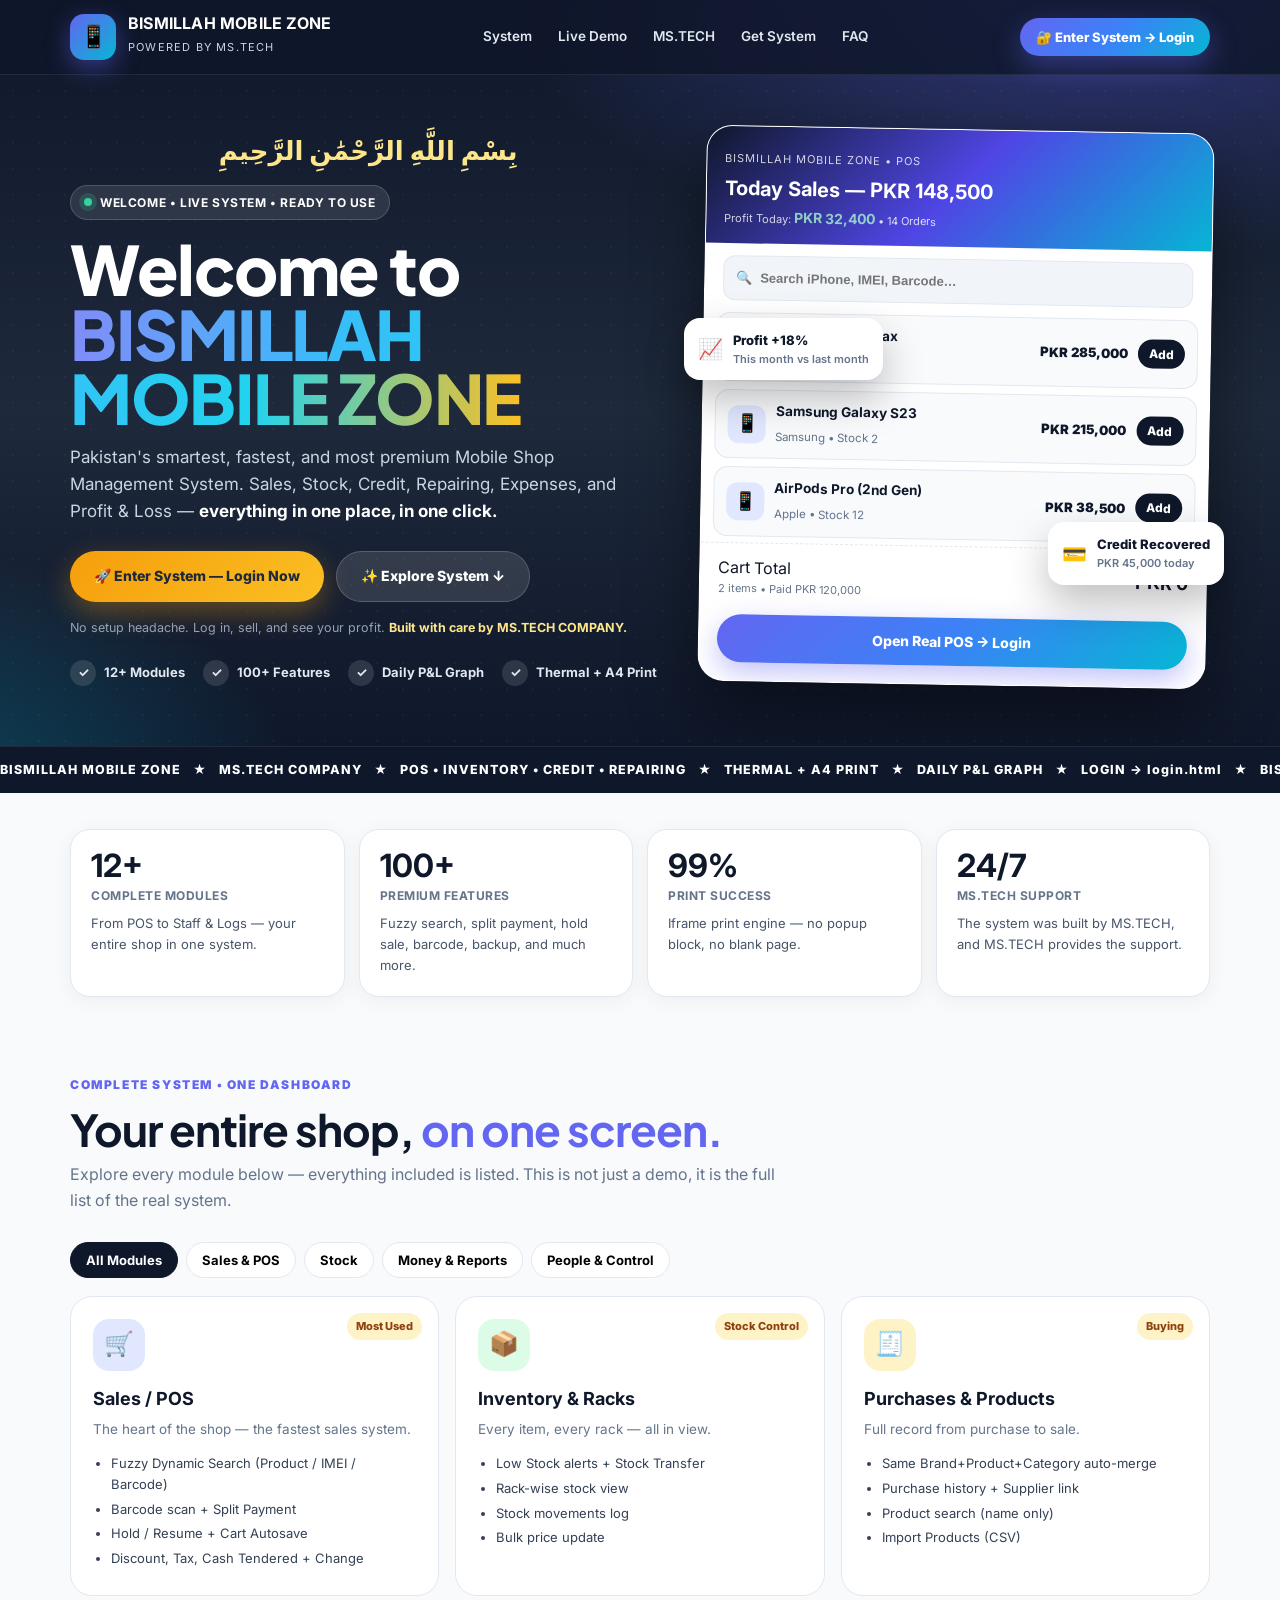
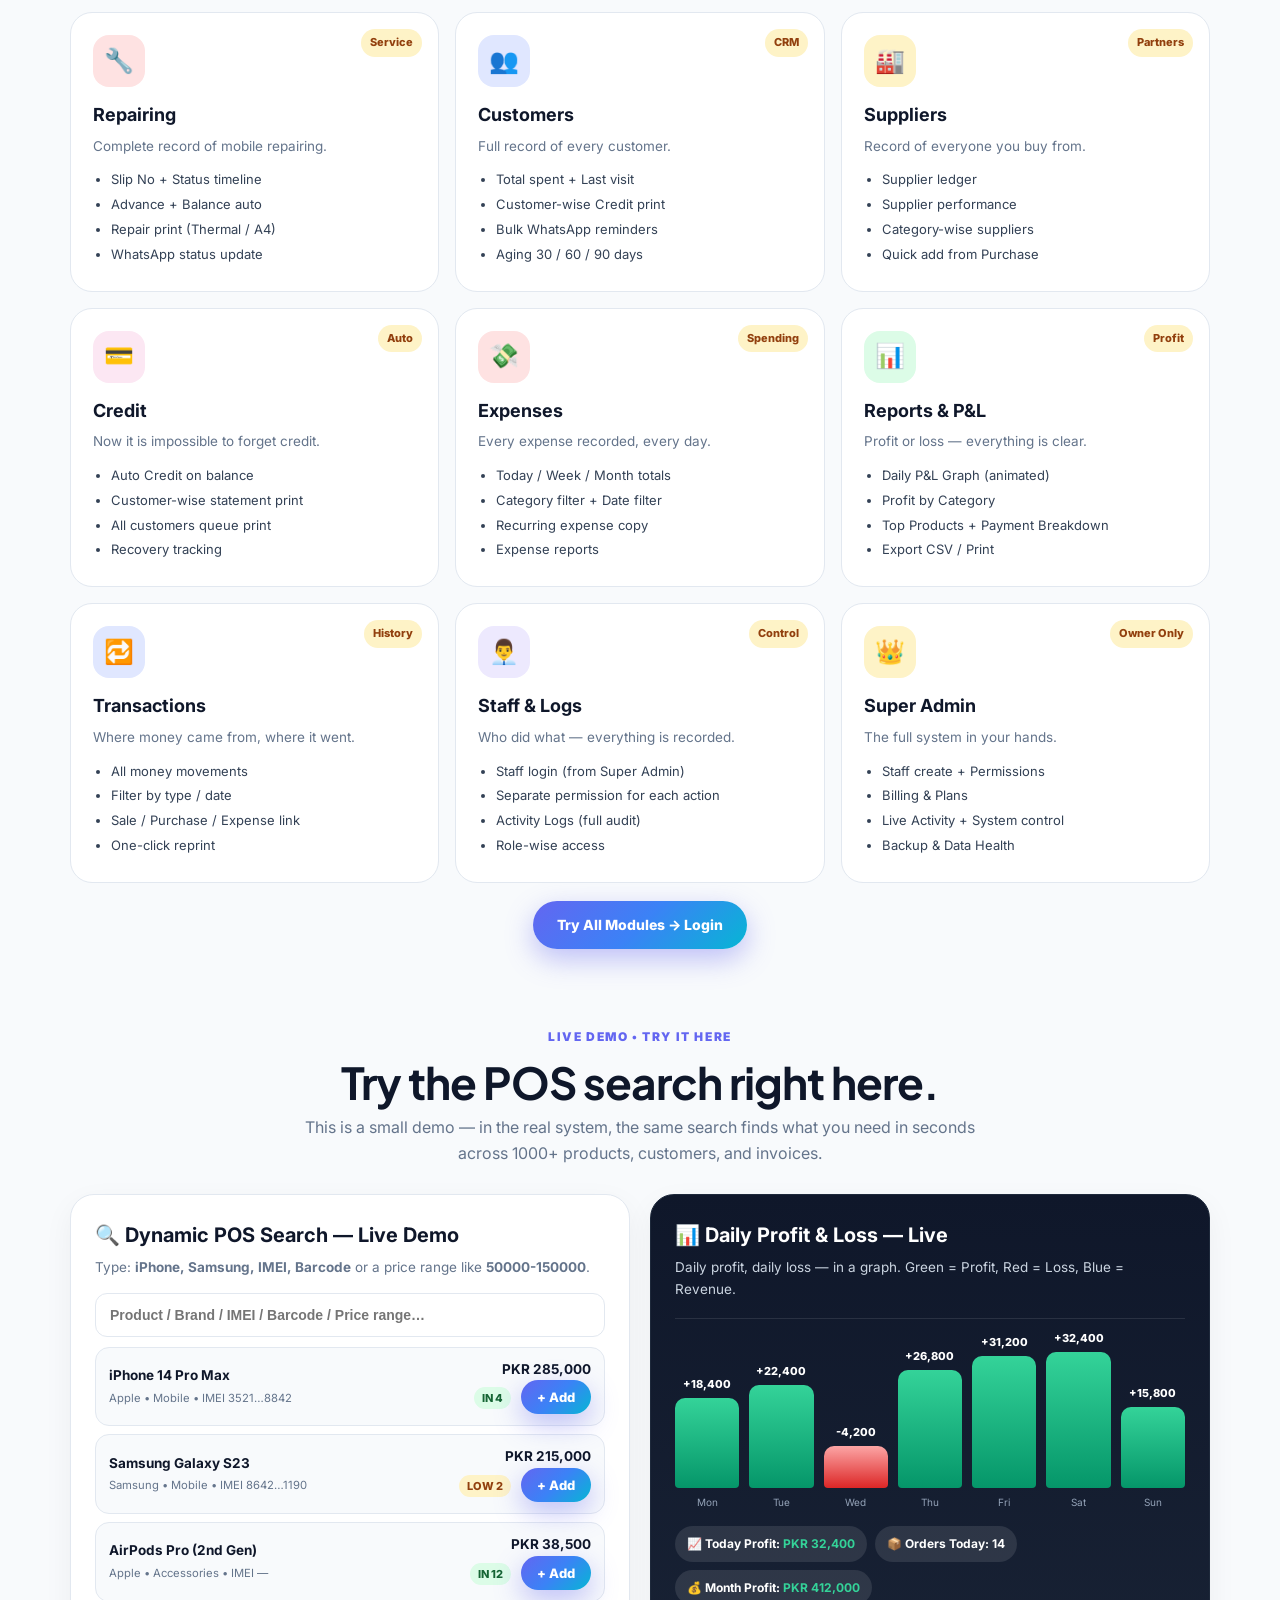
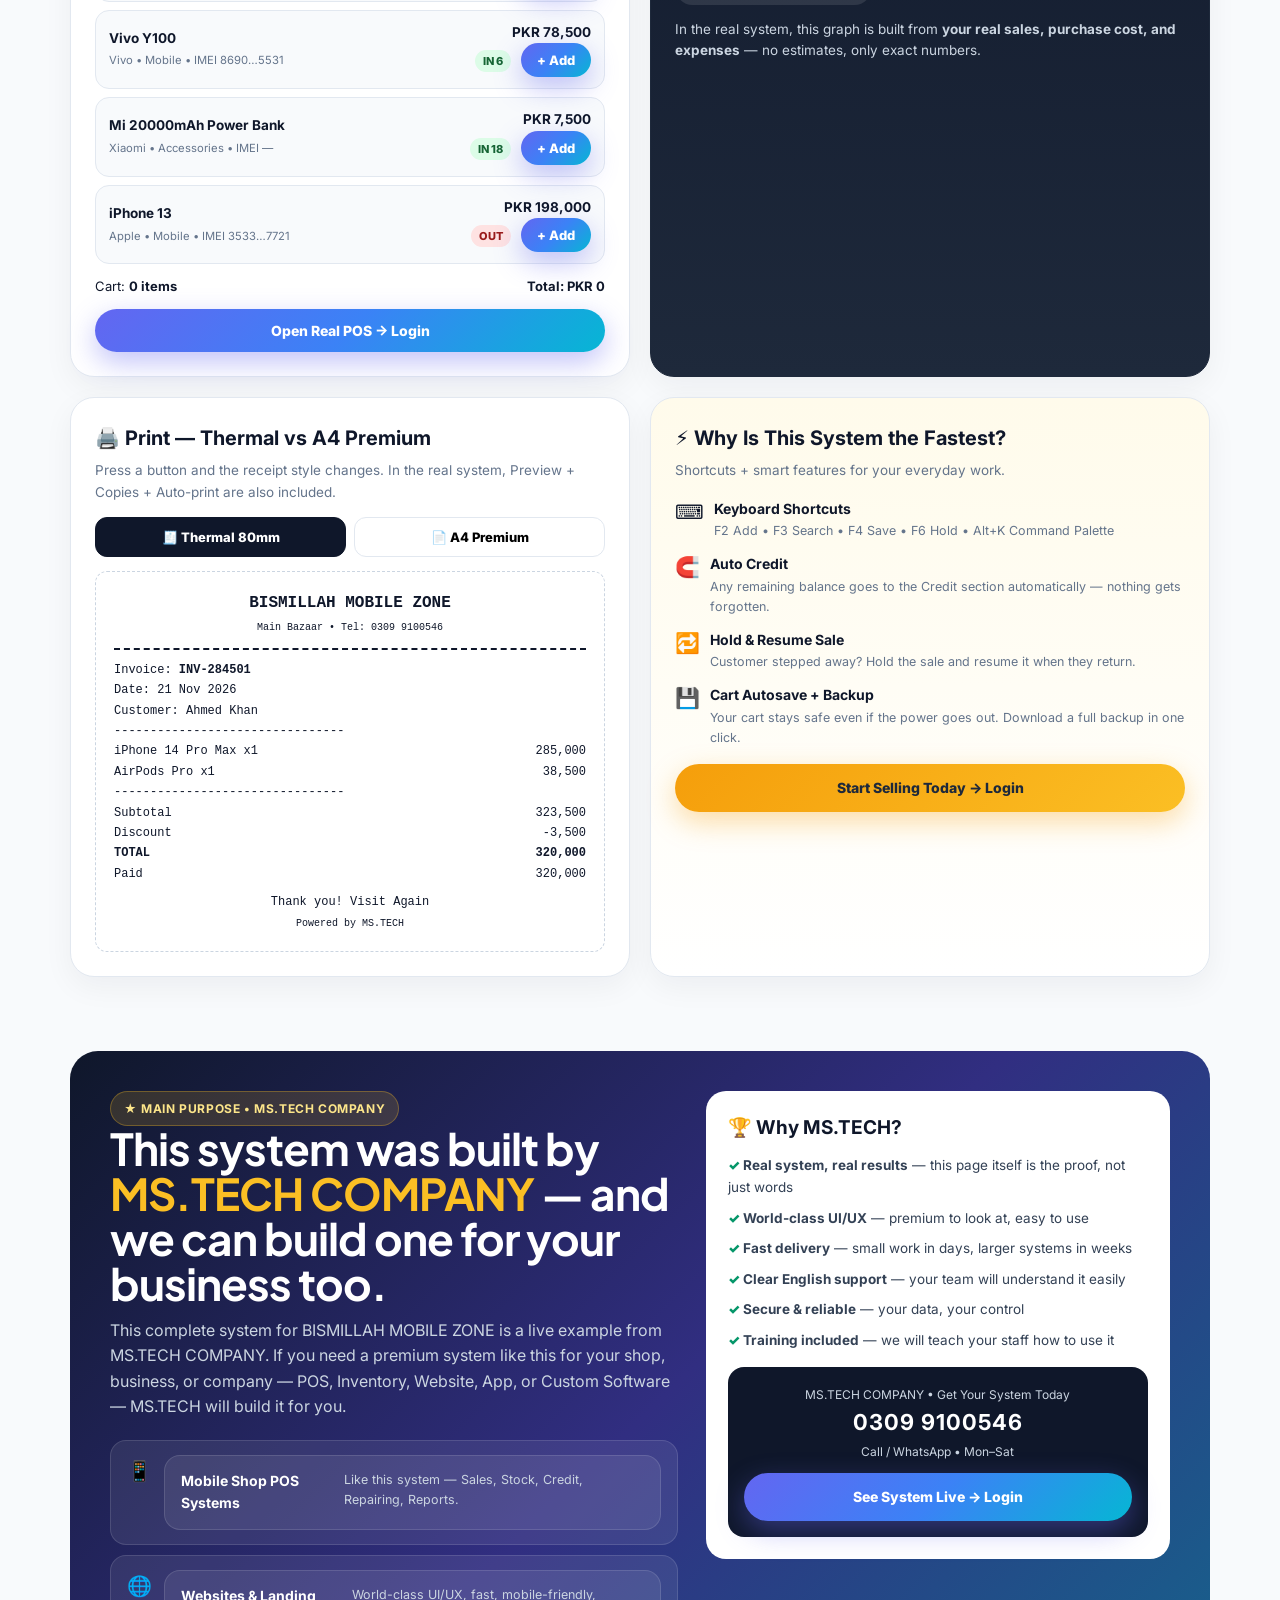
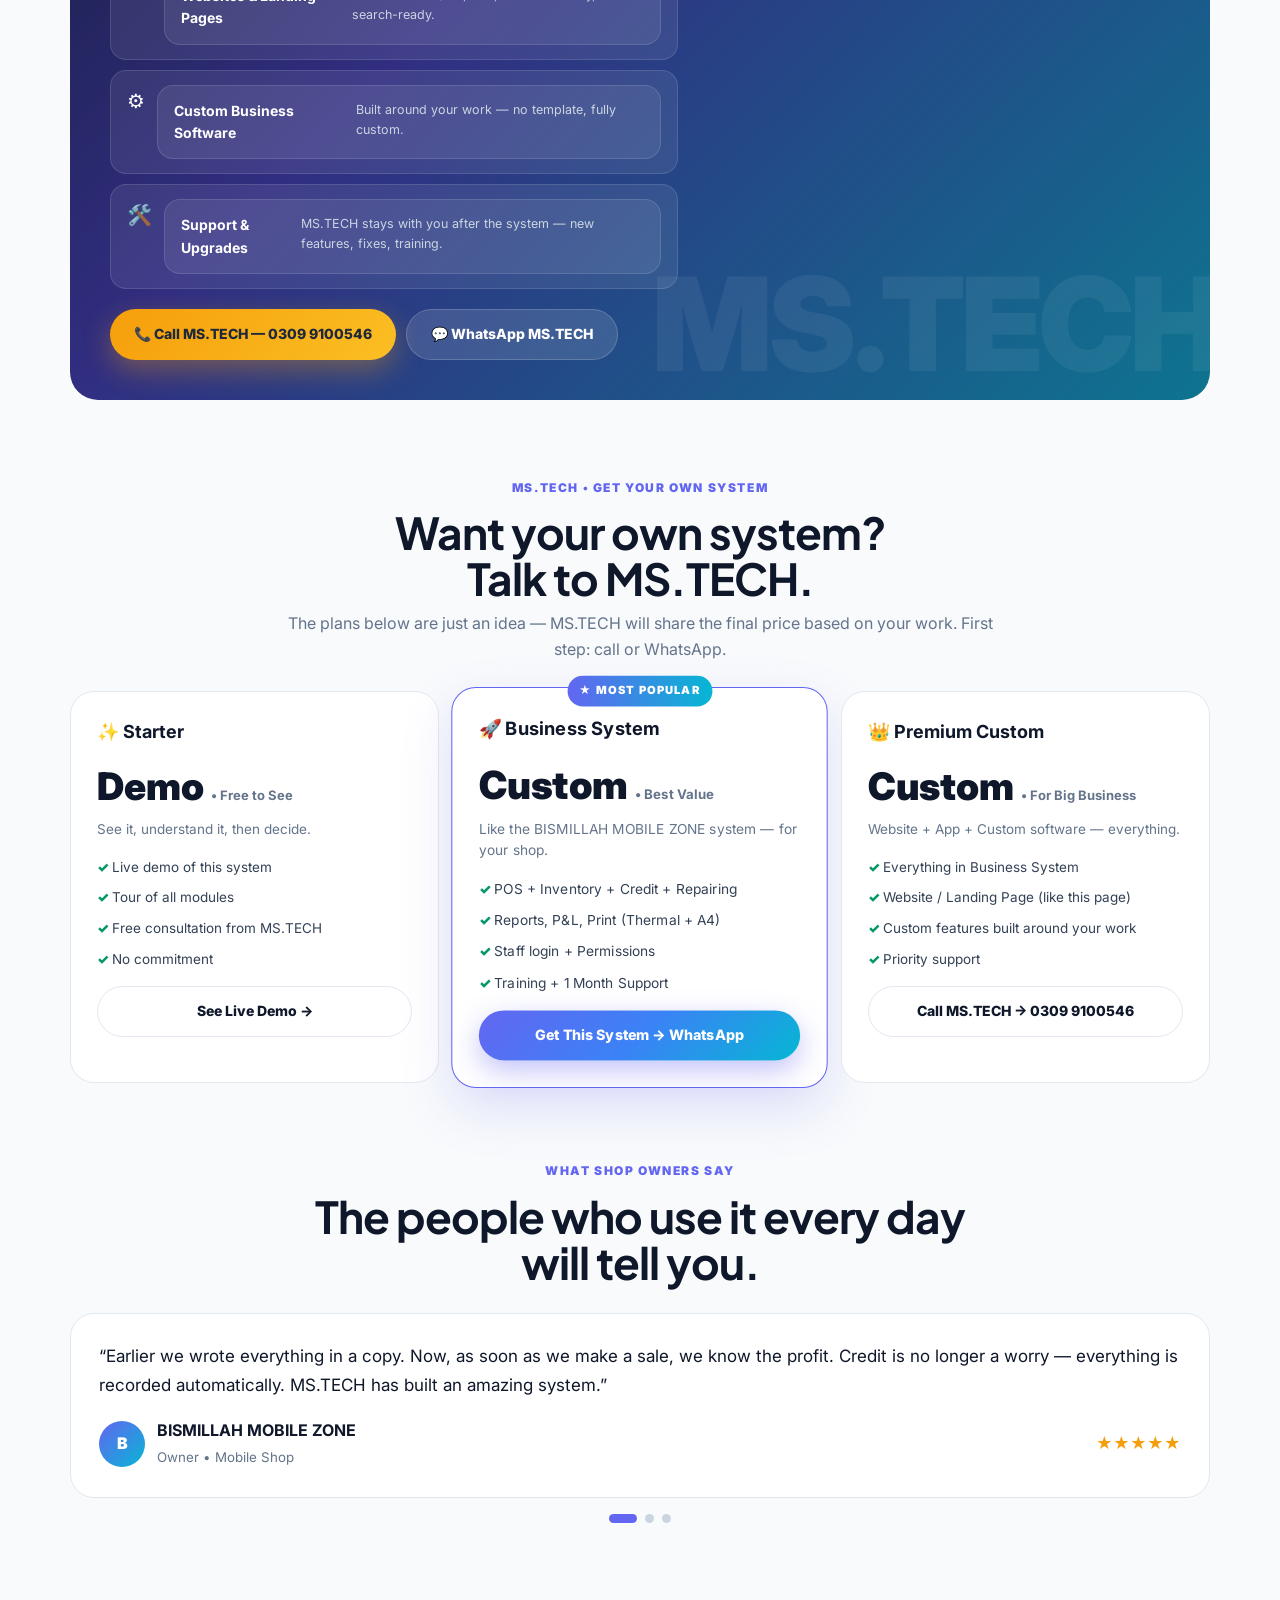
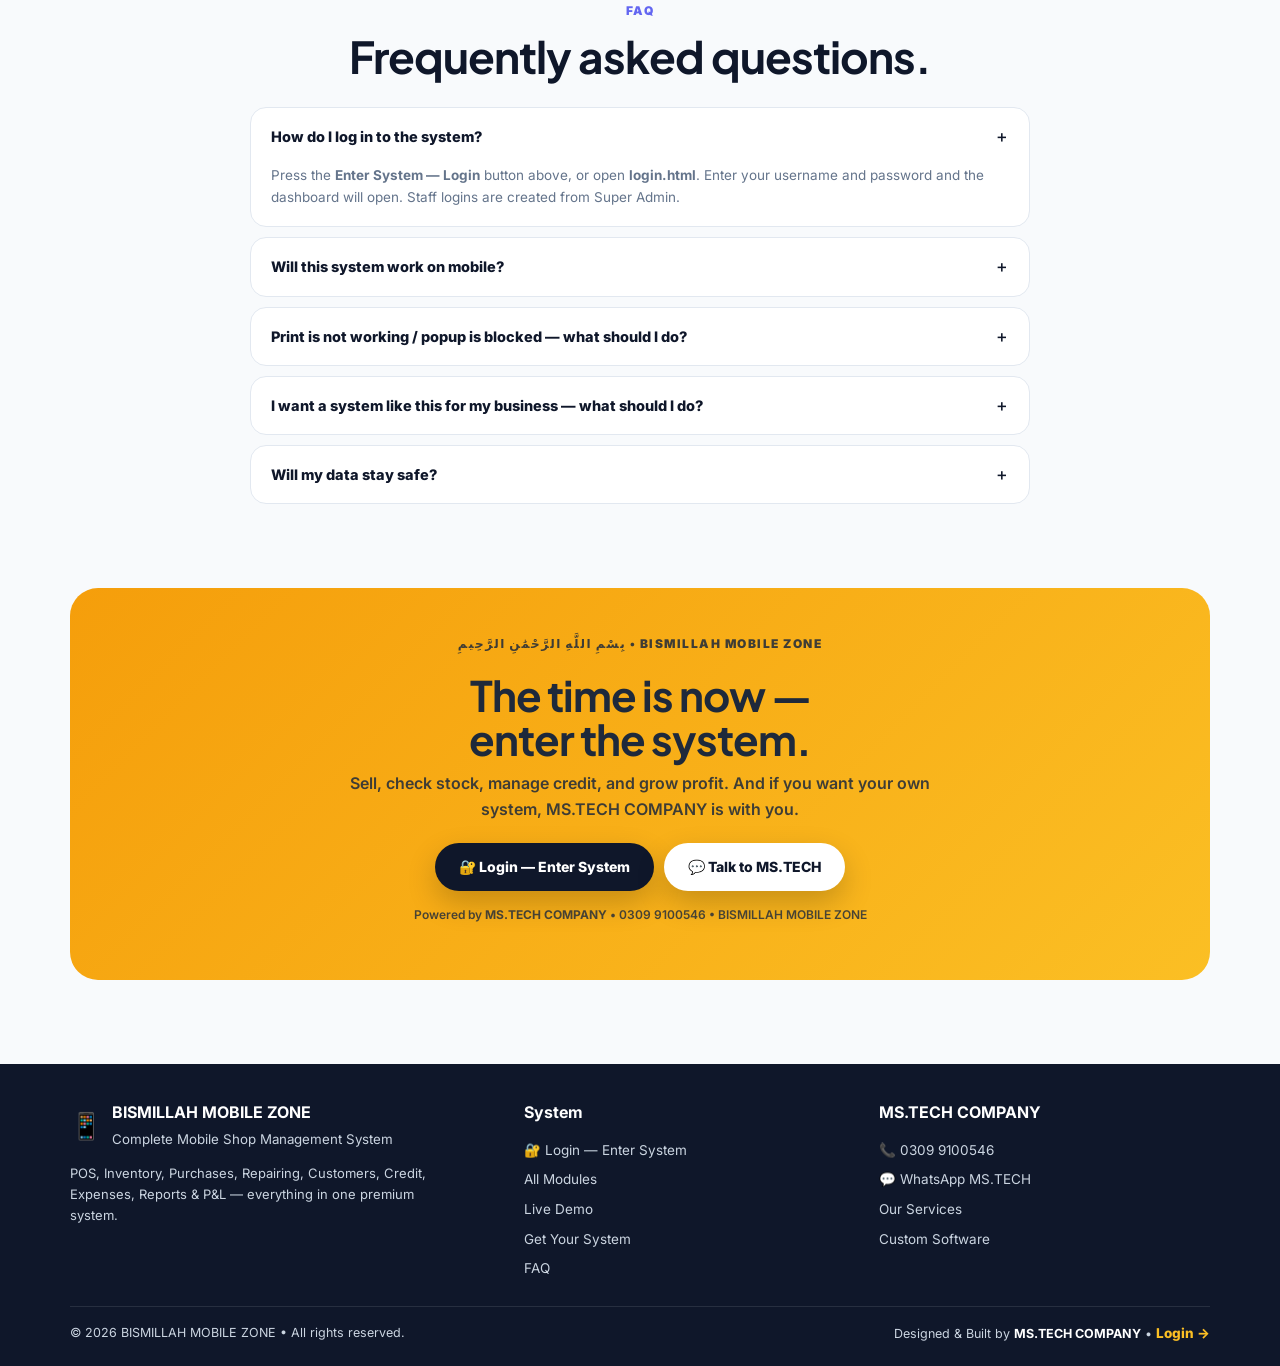
<file: index.html>
<!DOCTYPE html>
<html lang="en">
<head>
<meta charset="UTF-8">
<meta name="viewport" content="width=device-width, initial-scale=1.0">
<title>BISMILLAH MOBILE ZONE — Powered by MS.TECH COMPANY</title>
<meta name="description" content="BISMILLAH MOBILE ZONE — Complete Mobile Shop Management System. POS, Inventory, Credit, Repairing, Reports & P&L. Built by MS.TECH COMPANY.">
<link rel="preconnect" href="https://fonts.googleapis.com">
<link href="https://fonts.googleapis.com/css2?family=Inter:wght@400;500;600;700;800;900&family=Plus+Jakarta+Sans:wght@500;600;700;800&display=swap" rel="stylesheet">
<style>
*{margin:0;padding:0;box-sizing:border-box}
:root{--navy:#0F172A;--navy2:#1E293B;--indigo:#6366F1;--blue:#3B82F6;--cyan:#06B6D4;--gold:#F59E0B;--gold2:#FBBF24;--green:#10B981;--red:#EF4444;--bg:#F8FAFC;--card:#fff;--text:#0F172A;--muted:#64748B;--line:#E2E8F0;--radius:22px}
html{scroll-behavior:smooth}
body{font-family:'Inter',system-ui,-apple-system,sans-serif;color:var(--text);background:var(--bg);line-height:1.6;overflow-x:hidden}
a{text-decoration:none;color:inherit}
button{font-family:inherit;cursor:pointer}
.container{max-width:1180px;margin:0 auto;padding:0 20px}
.nav{position:fixed;top:0;left:0;right:0;z-index:100;background:rgba(15,23,42,.82);backdrop-filter:blur(16px);border-bottom:1px solid rgba(255,255,255,.08)}
.nav-in{max-width:1180px;margin:0 auto;padding:14px 20px;display:flex;align-items:center;justify-content:space-between;gap:16px}
.logo{display:flex;align-items:center;gap:12px}
.logo-mark{width:46px;height:46px;border-radius:14px;background:linear-gradient(135deg,#6366F1,#06B6D4);display:grid;place-items:center;font-size:22px;box-shadow:0 8px 24px rgba(99,102,241,.45)}
.logo b{color:#fff;font-size:16px;line-height:1.1;display:block;letter-spacing:.2px}
.logo small{color:#CBD5E1;font-size:11px;letter-spacing:1.2px;text-transform:uppercase}
.nav-links{display:flex;gap:26px;align-items:center}
.nav-links a{color:#E2E8F0;font-size:13.5px;font-weight:600}
.nav-links a:hover{color:#fff}
.btn{display:inline-flex;align-items:center;justify-content:center;gap:8px;border:none;border-radius:999px;padding:13px 24px;font-weight:800;font-size:14px;transition:.2s}
.btn-primary{background:linear-gradient(135deg,#6366F1,#3B82F6,#06B6D4);color:#fff;box-shadow:0 10px 28px rgba(99,102,241,.4)}
.btn-primary:hover{transform:translateY(-2px);box-shadow:0 16px 36px rgba(99,102,241,.5)}
.btn-gold{background:linear-gradient(135deg,#F59E0B,#FBBF24);color:#1E293B;box-shadow:0 10px 28px rgba(245,158,11,.35)}
.btn-gold:hover{transform:translateY(-2px)}
.btn-ghost{background:rgba(255,255,255,.12);color:#fff;border:1px solid rgba(255,255,255,.18)}
.btn-white{background:#fff;color:#0F172A}
.btn-outline{background:#fff;color:#0F172A;border:1.5px solid var(--line)}
.btn-sm{padding:9px 16px;font-size:13px}
@media(max-width:820px){.nav-links{display:none}.logo b{font-size:14px}}
.hero{background:radial-gradient(1000px 500px at 85% -5%,rgba(99,102,241,.45),transparent 60%),radial-gradient(800px 500px at -10% 110%,rgba(6,182,212,.35),transparent 55%),linear-gradient(180deg,#0F172A 0%,#1E293B 55%,#0F172A 100%);color:#fff;padding:128px 0 60px;position:relative;overflow:hidden}
.hero::before{content:"";position:absolute;inset:0;background-image:radial-gradient(rgba(255,255,255,.14) 1px,transparent 1px);background-size:26px 26px;opacity:.25;pointer-events:none}
.hero-grid{position:relative;display:grid;grid-template-columns:1.08fr .92fr;gap:36px;align-items:center}
@media(max-width:900px){.hero-grid{grid-template-columns:1fr}.hero{padding-top:110px}}
.bismillah{text-align:center;font-size:26px;line-height:1.8;color:#FDE68A;font-weight:700;margin-bottom:10px}
.badge{display:inline-flex;gap:8px;align-items:center;background:rgba(255,255,255,.1);border:1px solid rgba(255,255,255,.16);padding:7px 13px;border-radius:999px;font-size:12px;font-weight:700;letter-spacing:.6px;text-transform:uppercase}
.badge i{width:8px;height:8px;border-radius:50%;background:#34D399;box-shadow:0 0 0 5px rgba(52,211,153,.18);display:inline-block}
.hero h1{font-family:'Plus Jakarta Sans',Inter,sans-serif;font-size:clamp(42px,6vw,68px);line-height:.95;font-weight:900;letter-spacing:-1.5px;margin:16px 0 14px}
.hero h1 span{background:linear-gradient(90deg,#818CF8,#38BDF8,#22D3EE,#FBBF24);-webkit-background-clip:text;-webkit-text-fill-color:transparent;background-clip:text}
.hero p.sub{color:#CBD5E1;font-size:17px;max-width:560px}
.hero p.sub b{color:#fff}
.hero-ctas{display:flex;gap:12px;flex-wrap:wrap;margin-top:26px}
.hero-note{margin-top:16px;font-size:12.5px;color:#94A3B8}
.hero-note b{color:#FDE68A}
.trust{display:flex;gap:18px;flex-wrap:wrap;margin-top:22px}
.trust div{display:flex;gap:8px;align-items:center;font-size:13px;font-weight:700;color:#E2E8F0}
.trust span{width:26px;height:26px;border-radius:50%;background:rgba(255,255,255,.12);display:grid;place-items:center}
.phone{position:relative}
.phone-card{background:#fff;color:#0F172A;border-radius:26px;overflow:hidden;box-shadow:0 30px 70px rgba(0,0,0,.45);border:1px solid rgba(255,255,255,.2);transform:rotate(1deg)}
.phone-top{background:linear-gradient(135deg,#0F172A,#4F46E5,#06B6D4);color:#fff;padding:18px 18px 14px}
.phone-top small{opacity:.8;font-size:11px;letter-spacing:1px;text-transform:uppercase}
.phone-top b{font-size:20px;display:block;margin-top:2px}
.phone-search{margin:12px 18px 0;background:#F1F5F9;border:1.5px solid #E2E8F0;border-radius:12px;padding:11px 12px;display:flex;gap:8px;align-items:center;font-size:13px;color:#64748B}
.phone-search input{border:none;background:transparent;outline:none;width:100%;font-size:13px;font-weight:600;color:#0F172A}
.phone-list{padding:12px 12px 6px;display:grid;gap:8px}
.mini-prod{display:flex;align-items:center;gap:10px;background:#F8FAFC;border:1px solid #E2E8F0;border-radius:14px;padding:10px 12px}
.mini-prod .ico{width:38px;height:38px;border-radius:11px;background:#E0E7FF;display:grid;place-items:center;font-size:18px}
.mini-prod b{font-size:13.5px;display:block}
.mini-prod small{color:#64748B;font-size:11.5px}
.mini-prod .price{margin-left:auto;font-weight:900;font-size:13px}
.mini-prod .add{background:#0F172A;color:#fff;border:none;border-radius:999px;padding:7px 11px;font-size:12px;font-weight:800}
.phone-total{padding:12px 18px 16px;border-top:1px dashed #E2E8F0;display:flex;justify-content:space-between;align-items:center}
.phone-total b{font-size:18px}
.float-card{position:absolute;background:#fff;color:#0F172A;border-radius:16px;padding:12px 14px;box-shadow:0 18px 40px rgba(0,0,0,.25);display:flex;gap:10px;align-items:center;font-size:13px;font-weight:800}
.float-card small{display:block;color:#64748B;font-weight:600;font-size:11px}
.float-1{left:-18px;top:34%;animation:float 3.5s ease-in-out infinite}
.float-2{right:-14px;bottom:18%;animation:float 4.2s ease-in-out infinite}
@keyframes float{0%,100%{transform:translateY(0)}50%{transform:translateY(-8px)}}
@media(max-width:900px){.float-1{left:6px}.float-2{right:6px}}
.marquee{background:#0F172A;color:#fff;overflow:hidden;padding:13px 0;border-top:1px solid rgba(255,255,255,.08)}
.marquee-track{display:flex;gap:36px;white-space:nowrap;animation:scroll 22s linear infinite;font-weight:800;letter-spacing:1px;font-size:12.5px}
.marquee-track span{color:#FBBF24}
@keyframes scroll{from{transform:translateX(0)}to{transform:translateX(-50%)}}
.stats{padding:36px 0 10px}
.stats-grid{display:grid;grid-template-columns:repeat(4,1fr);gap:14px}
@media(max-width:820px){.stats-grid{grid-template-columns:repeat(2,1fr)}}
.stat{background:#fff;border:1px solid var(--line);border-radius:20px;padding:20px;box-shadow:0 4px 20px rgba(15,23,42,.05)}
.stat b{font-size:32px;line-height:1;display:block}
.stat small{color:var(--muted);font-weight:700;font-size:12px;letter-spacing:.5px;text-transform:uppercase}
.stat p{font-size:13px;color:#475569;margin-top:6px}
.section{padding:64px 0}
.section-head{max-width:720px;margin-bottom:28px}
.eyebrow{font-size:12px;font-weight:900;letter-spacing:1.6px;text-transform:uppercase;color:#6366F1}
.section-head h2{font-family:'Plus Jakarta Sans',sans-serif;font-size:clamp(30px,4vw,44px);line-height:1.05;letter-spacing:-1px;margin:10px 0 10px}
.section-head p{color:var(--muted);font-size:16px}
.section-head.center{margin-left:auto;margin-right:auto;text-align:center}
.tabs{display:flex;gap:8px;flex-wrap:wrap;margin-bottom:18px}
.tab{border:1.5px solid var(--line);background:#fff;padding:9px 15px;border-radius:999px;font-weight:700;font-size:13px}
.tab.active{background:#0F172A;color:#fff;border-color:#0F172A}
.modules{display:grid;grid-template-columns:repeat(3,1fr);gap:16px}
@media(max-width:900px){.modules{grid-template-columns:repeat(2,1fr)}}
@media(max-width:560px){.modules{grid-template-columns:1fr}}
.mod{background:#fff;border:1px solid var(--line);border-radius:22px;padding:22px;transition:.2s;position:relative;overflow:hidden}
.mod:hover{transform:translateY(-4px);box-shadow:0 18px 40px rgba(15,23,42,.1);border-color:#C7D2FE}
.mod .ico{width:52px;height:52px;border-radius:16px;display:grid;place-items:center;font-size:24px;margin-bottom:14px}
.mod h3{font-size:18px;margin-bottom:6px}
.mod p{font-size:13.5px;color:var(--muted)}
.mod ul{margin:12px 0 0;padding-left:18px;font-size:13px;color:#334155}
.mod ul li{margin:4px 0}
.mod .tag{position:absolute;top:16px;right:16px;background:#FEF3C7;color:#92400E;font-size:11px;font-weight:800;padding:5px 9px;border-radius:999px}
.split{display:grid;grid-template-columns:1fr 1fr;gap:20px;align-items:stretch}
@media(max-width:900px){.split{grid-template-columns:1fr}}
.panel{background:#fff;border:1px solid var(--line);border-radius:24px;padding:24px;box-shadow:0 10px 30px rgba(15,23,42,.05)}
.panel.dark{background:linear-gradient(180deg,#0F172A,#1E293B);color:#fff;border-color:#1E293B}
.panel h3{font-size:20px;margin-bottom:6px}
.panel p{font-size:13.5px;color:var(--muted)}
.panel.dark p{color:#CBD5E1}
.demo-input{width:100%;padding:13px 14px;border:1.5px solid var(--line);border-radius:12px;font-size:14px;font-weight:600;outline:none;margin:14px 0 10px}
.demo-input:focus{border-color:#6366F1;box-shadow:0 0 0 4px rgba(99,102,241,.15)}
.demo-row{display:flex;justify-content:space-between;align-items:center;background:#F8FAFC;border:1px solid var(--line);border-radius:14px;padding:11px 13px;margin-bottom:8px;font-size:13.5px}
.demo-row b{font-size:13.5px}
.demo-row small{color:#64748B}
.chip{font-size:11px;font-weight:800;padding:4px 8px;border-radius:999px}
.chip.green{background:#DCFCE7;color:#166534}.chip.amber{background:#FEF3C7;color:#92400E}.chip.red{background:#FEE2E2;color:#991B1B}
.print-toggle{display:flex;gap:8px;margin:14px 0}
.print-toggle button{flex:1;padding:11px;border-radius:12px;border:1.5px solid var(--line);background:#fff;font-weight:800;font-size:13px}
.print-toggle button.active{background:#0F172A;color:#fff;border-color:#0F172A}
.receipt{background:#fff;color:#0F172A;border-radius:12px;padding:18px;border:1px dashed #CBD5E1;font-family:ui-monospace,monospace;font-size:12px;line-height:1.7}
.receipt.a4{font-family:Inter,sans-serif}
.receipt .r-head{text-align:center;border-bottom:2px dashed #0F172A;padding-bottom:10px;margin-bottom:10px}
.receipt .r-head b{font-size:16px}
.receipt .r-row{display:flex;justify-content:space-between}
.chart{height:170px;display:flex;align-items:flex-end;gap:10px;margin-top:18px;padding-top:10px;border-top:1px solid rgba(255,255,255,.1)}
.bar{flex:1;border-radius:10px 10px 4px 4px;position:relative;min-height:12px;transition:.4s}
.bar span{position:absolute;top:-22px;left:50%;transform:translateX(-50%);font-size:11px;font-weight:800;color:#fff;white-space:nowrap}
.bar small{position:absolute;bottom:-22px;left:50%;transform:translateX(-50%);font-size:10px;color:#94A3B8;white-space:nowrap}
.mstech{background:linear-gradient(135deg,#0F172A 0%,#312E81 45%,#0E7490 100%);color:#fff;border-radius:28px;padding:40px;position:relative;overflow:hidden}
.mstech::after{content:"MS.TECH";position:absolute;right:-10px;bottom:-28px;font-size:130px;font-weight:900;opacity:.06;letter-spacing:-4px}
.mstech-grid{display:grid;grid-template-columns:1.1fr .9fr;gap:28px;position:relative}
@media(max-width:900px){.mstech-grid{grid-template-columns:1fr}.mstech{padding:28px 20px}}
.mstech h2{font-family:'Plus Jakarta Sans',sans-serif;font-size:clamp(30px,4vw,44px);line-height:1.02;letter-spacing:-1px}
.mstech h2 span{color:#FBBF24}
.mstech p{color:#CBD5E1;margin-top:12px}
.service-list{display:grid;gap:10px;margin-top:20px}
.service-list div{background:rgba(255,255,255,.08);border:1px solid rgba(255,255,255,.12);border-radius:16px;padding:14px 16px;display:flex;gap:12px;align-items:flex-start}
.service-list b{display:block;font-size:14px}
.service-list small{color:#CBD5E1;font-size:12.5px}
.ms-card{background:#fff;color:#0F172A;border-radius:20px;padding:22px}
.ms-card h3{font-size:19px}
.ms-card ul{list-style:none;margin-top:12px;display:grid;gap:9px;font-size:13.5px;color:#334155}
.ms-card ul li::before{content:"✓ ";color:#059669;font-weight:900}
.ms-contact{margin-top:16px;background:#0F172A;color:#fff;border-radius:16px;padding:16px;text-align:center}
.ms-contact b{font-size:22px;letter-spacing:1px}
.ms-contact small{display:block;color:#CBD5E1;font-size:12px;margin-top:2px}
.plans{display:grid;grid-template-columns:repeat(3,1fr);gap:16px}
@media(max-width:900px){.plans{grid-template-columns:1fr}}
.plan{background:#fff;border:1.5px solid var(--line);border-radius:24px;padding:26px;position:relative}
.plan.pop{border-color:#6366F1;box-shadow:0 20px 50px rgba(99,102,241,.18);transform:scale(1.02)}
.plan .pop-tag{position:absolute;top:-12px;left:50%;transform:translateX(-50%);background:linear-gradient(90deg,#6366F1,#06B6D4);color:#fff;font-size:11px;font-weight:900;letter-spacing:1px;padding:6px 12px;border-radius:999px;white-space:nowrap}
.plan h3{font-size:18px}
.plan .price{font-size:38px;font-weight:900;margin:10px 0 2px}
.plan .price small{font-size:13px;color:#64748B;font-weight:700}
.plan ul{list-style:none;margin:16px 0;display:grid;gap:9px;font-size:13.5px;color:#334155}
.plan ul li::before{content:"✓ ";color:#059669;font-weight:900}
.plan .btn{width:100%}
.testi{overflow:hidden}
.testi-track{display:flex;transition:transform .5s ease}
.testi-card{min-width:100%;background:#fff;border:1px solid var(--line);border-radius:24px;padding:28px}
.testi-card p{font-size:17px;line-height:1.7}
.testi-who{display:flex;gap:12px;align-items:center;margin-top:18px}
.avatar{width:46px;height:46px;border-radius:50%;background:linear-gradient(135deg,#6366F1,#06B6D4);color:#fff;display:grid;place-items:center;font-weight:900}
.dots{display:flex;gap:8px;justify-content:center;margin-top:16px}
.dot{width:9px;height:9px;border-radius:50%;background:#CBD5E1;border:none}
.dot.active{background:#6366F1;width:28px;border-radius:999px}
.faq{border:1px solid var(--line);background:#fff;border-radius:16px;margin-bottom:10px;overflow:hidden}
.faq summary{padding:17px 20px;font-weight:800;font-size:14.5px;cursor:pointer;list-style:none;display:flex;justify-content:space-between;align-items:center}
.faq summary::-webkit-details-marker{display:none}
.faq p{padding:0 20px 18px;color:#64748B;font-size:13.5px}
.cta{background:linear-gradient(135deg,#F59E0B,#FBBF24);border-radius:28px;padding:36px;text-align:center;color:#1E293B;position:relative;overflow:hidden}
.cta h2{font-family:'Plus Jakarta Sans',sans-serif;font-size:clamp(28px,4vw,42px);line-height:1.05;letter-spacing:-1px}
.cta p{font-weight:600;opacity:.85;margin:10px auto 20px;max-width:620px}
.cta .btn{box-shadow:0 12px 30px rgba(0,0,0,.2)}
footer{background:#0F172A;color:#CBD5E1;padding:36px 0 22px;margin-top:20px}
.foot-grid{display:grid;grid-template-columns:1.3fr 1fr 1fr;gap:24px}
@media(max-width:820px){.foot-grid{grid-template-columns:1fr}}
footer h4{color:#fff;margin-bottom:10px}
footer a{display:block;padding:4px 0;font-size:13.5px}
footer a:hover{color:#fff}
.foot-bottom{border-top:1px solid rgba(255,255,255,.1);margin-top:22px;padding-top:16px;display:flex;justify-content:space-between;gap:12px;flex-wrap:wrap;font-size:12.5px}
.reveal{opacity:0;transform:translateY(18px);transition:.6s ease}
.reveal.in{opacity:1;transform:none}
</style>
</head>
<body>
<header class="nav"><div class="nav-in">
  <a class="logo" href="#top"><span class="logo-mark">📱</span><span><b>BISMILLAH MOBILE ZONE</b><small>Powered by MS.TECH</small></span></a>
  <nav class="nav-links"><a href="#system">System</a><a href="#demo">Live Demo</a><a href="#mstech">MS.TECH</a><a href="#plans">Get System</a><a href="#faq">FAQ</a></nav>
  <a class="btn btn-primary btn-sm" href="login.html">🔐 Enter System → Login</a>
</div></header>
<section class="hero" id="top"><div class="container hero-grid">
  <div>
    <div class="bismillah">بِسْمِ اللَّهِ الرَّحْمَٰنِ الرَّحِيمِ</div>
    <span class="badge"><i></i> Welcome • Live System • Ready to Use</span>
    <h1>Welcome to<br><span>BISMILLAH<br>MOBILE ZONE</span></h1>
    <p class="sub">Pakistan&apos;s smartest, fastest, and most premium Mobile Shop Management System. Sales, Stock, Credit, Repairing, Expenses, and Profit &amp; Loss — <b>everything in one place, in one click.</b></p>
    <div class="hero-ctas">
      <a class="btn btn-gold" href="login.html">🚀 Enter System — Login Now</a>
      <a class="btn btn-ghost" href="#system">✨ Explore System ↓</a>
    </div>
    <p class="hero-note">No setup headache. Log in, sell, and see your profit. <b>Built with care by MS.TECH COMPANY.</b></p>
    <div class="trust">
      <div><span>✓</span> 12+ Modules</div><div><span>✓</span> 100+ Features</div><div><span>✓</span> Daily P&amp;L Graph</div><div><span>✓</span> Thermal + A4 Print</div>
    </div>
  </div>
  <div class="phone">
    <div class="phone-card">
      <div class="phone-top"><small>Bismillah Mobile Zone • POS</small><b>Today Sales — PKR 148,500</b><small style="text-transform:none;letter-spacing:0">Profit Today: <b style="display:inline;font-size:14px;color:#A7F3D0">PKR 32,400</b> • 14 Orders</small></div>
      <div class="phone-search"><span>🔍</span><input id="heroSearch" placeholder="Search iPhone, IMEI, Barcode…"></div>
      <div class="phone-list" id="heroList"></div>
      <div class="phone-total"><span>Cart Total <small style="display:block;color:#64748B;font-size:11px">2 items • Paid PKR 120,000</small></span><b id="heroTotal">PKR 0</b></div>
      <div style="padding:0 18px 18px"><a href="login.html" class="btn btn-primary" style="width:100%">Open Real POS → Login</a></div>
    </div>
    <div class="float-card float-1"><span style="font-size:20px">📈</span><span>Profit +18%<small>This month vs last month</small></span></div>
    <div class="float-card float-2"><span style="font-size:20px">💳</span><span>Credit Recovered<small>PKR 45,000 today</small></span></div>
  </div>
</div></section>
<div class="marquee"><div class="marquee-track" id="marqueeTrack"></div></div>
<section class="stats"><div class="container"><div class="stats-grid">
  <div class="stat"><b><span data-count="12">0</span>+</b><small>Complete Modules</small><p>From POS to Staff &amp; Logs — your entire shop in one system.</p></div>
  <div class="stat"><b><span data-count="100">0</span>+</b><small>Premium Features</small><p>Fuzzy search, split payment, hold sale, barcode, backup, and much more.</p></div>
  <div class="stat"><b><span data-count="99">0</span>%</b><small>Print Success</small><p>Iframe print engine — no popup block, no blank page.</p></div>
  <div class="stat"><b>24/7</b><small>MS.TECH Support</small><p>The system was built by MS.TECH, and MS.TECH provides the support.</p></div>
</div></div></section>
<section class="section" id="system"><div class="container">
  <div class="section-head"><span class="eyebrow">Complete System • One Dashboard</span><h2>Your entire shop, <span style="color:#6366F1">on one screen.</span></h2><p>Explore every module below — everything included is listed. This is not just a demo, it is the full list of the real system.</p></div>
  <div class="tabs" id="modTabs">
    <button class="tab active" data-filter="all">All Modules</button><button class="tab" data-filter="sale">Sales &amp; POS</button><button class="tab" data-filter="stock">Stock</button><button class="tab" data-filter="money">Money &amp; Reports</button><button class="tab" data-filter="people">People &amp; Control</button>
  </div>
  <div class="modules" id="modulesGrid"></div>
  <div style="margin-top:18px;text-align:center"><a class="btn btn-primary" href="login.html">Try All Modules → Login</a></div>
</div></section>
<section class="section" id="demo" style="padding-top:10px"><div class="container">
  <div class="section-head center"><span class="eyebrow">Live Demo • Try It Here</span><h2>Try the POS search right here.</h2><p>This is a small demo — in the real system, the same search finds what you need in seconds across 1000+ products, customers, and invoices.</p></div>
  <div class="split">
    <div class="panel">
      <h3>🔍 Dynamic POS Search — Live Demo</h3><p>Type: <b>iPhone, Samsung, IMEI, Barcode</b> or a price range like <b>50000-150000</b>.</p>
      <input class="demo-input" id="demoSearch" placeholder="Product / Brand / IMEI / Barcode / Price range…">
      <div id="demoResults"></div>
      <div style="display:flex;justify-content:space-between;margin-top:12px;font-size:13px"><span>Cart: <b id="demoCartCount">0 items</b></span><b>Total: <span id="demoCartTotal">PKR 0</span></b></div>
      <button class="btn btn-primary" style="width:100%;margin-top:12px" onclick="window.location.href='login.html'">Open Real POS → Login</button>
    </div>
    <div class="panel dark">
      <h3>📊 Daily Profit &amp; Loss — Live</h3><p>Daily profit, daily loss — in a graph. Green = Profit, Red = Loss, Blue = Revenue.</p>
      <div class="chart" id="plChart"></div>
      <div style="display:flex;gap:8px;flex-wrap:wrap;margin-top:38px">
        <span style="background:rgba(255,255,255,.1);padding:8px 12px;border-radius:999px;font-size:12px;font-weight:700">📈 Today Profit: <b style="color:#34D399">PKR 32,400</b></span>
        <span style="background:rgba(255,255,255,.1);padding:8px 12px;border-radius:999px;font-size:12px;font-weight:700">📦 Orders Today: <b>14</b></span>
        <span style="background:rgba(255,255,255,.1);padding:8px 12px;border-radius:999px;font-size:12px;font-weight:700">💰 Month Profit: <b style="color:#34D399">PKR 412,000</b></span>
      </div>
      <p style="margin-top:14px">In the real system, this graph is built from <b>your real sales, purchase cost, and expenses</b> — no estimates, only exact numbers.</p>
    </div>
  </div>
  <div class="split" style="margin-top:20px">
    <div class="panel">
      <h3>🖨️ Print — Thermal vs A4 Premium</h3><p>Press a button and the receipt style changes. In the real system, Preview + Copies + Auto-print are also included.</p>
      <div class="print-toggle"><button id="btnThermal" class="active">🧾 Thermal 80mm</button><button id="btnA4">📄 A4 Premium</button></div>
      <div class="receipt" id="receiptBox"></div>
    </div>
    <div class="panel" style="background:linear-gradient(180deg,#FFFBEB,#fff)">
      <h3>⚡ Why Is This System the Fastest?</h3><p>Shortcuts + smart features for your everyday work.</p>
      <div style="display:grid;gap:10px;margin-top:14px">
        <div style="display:flex;gap:10px"><span style="font-size:20px">⌨️</span><div><b style="font-size:14px">Keyboard Shortcuts</b><p style="font-size:12.5px">F2 Add • F3 Search • F4 Save • F6 Hold • Alt+K Command Palette</p></div></div>
        <div style="display:flex;gap:10px"><span style="font-size:20px">🧲</span><div><b style="font-size:14px">Auto Credit</b><p style="font-size:12.5px">Any remaining balance goes to the Credit section automatically — nothing gets forgotten.</p></div></div>
        <div style="display:flex;gap:10px"><span style="font-size:20px">🔁</span><div><b style="font-size:14px">Hold &amp; Resume Sale</b><p style="font-size:12.5px">Customer stepped away? Hold the sale and resume it when they return.</p></div></div>
        <div style="display:flex;gap:10px"><span style="font-size:20px">💾</span><div><b style="font-size:14px">Cart Autosave + Backup</b><p style="font-size:12.5px">Your cart stays safe even if the power goes out. Download a full backup in one click.</p></div></div>
      </div>
      <a href="login.html" class="btn btn-gold" style="width:100%;margin-top:16px">Start Selling Today → Login</a>
    </div>
  </div>
</div></section>
<section class="section" id="mstech" style="padding-top:10px"><div class="container"><div class="mstech reveal">
  <div class="mstech-grid">
    <div>
      <span class="badge" style="background:rgba(251,191,36,.15);border-color:rgba(251,191,36,.3);color:#FDE68A">★ Main Purpose • MS.TECH COMPANY</span>
      <h2>This system was built by <span>MS.TECH COMPANY</span> — and we can build one for your business too.</h2>
      <p>This complete system for BISMILLAH MOBILE ZONE is a live example from MS.TECH COMPANY. If you need a premium system like this for your shop, business, or company — POS, Inventory, Website, App, or Custom Software — MS.TECH will build it for you.</p>
      <div class="service-list">
        <div><span style="font-size:20px">📱</span><div><b>Mobile Shop POS Systems</b><small>Like this system — Sales, Stock, Credit, Repairing, Reports.</small></div></div>
        <div><span style="font-size:20px">🌐</span><div><b>Websites &amp; Landing Pages</b><small>World-class UI/UX, fast, mobile-friendly, search-ready.</small></div></div>
        <div><span style="font-size:20px">⚙️</span><div><b>Custom Business Software</b><small>Built around your work — no template, fully custom.</small></div></div>
        <div><span style="font-size:20px">🛠️</span><div><b>Support &amp; Upgrades</b><small>MS.TECH stays with you after the system — new features, fixes, training.</small></div></div>
      </div>
      <div style="display:flex;gap:10px;flex-wrap:wrap;margin-top:20px">
        <a class="btn btn-gold" href="tel:03099100546">📞 Call MS.TECH — 0309 9100546</a>
        <a class="btn btn-ghost" href="https://wa.me/923099100546?text=Hello%2C%20I%20want%20a%20system%20for%20my%20business%20from%20MS.TECH." target="_blank" rel="noopener">💬 WhatsApp MS.TECH</a>
      </div>
    </div>
    <div>
      <div class="ms-card">
        <h3>🏆 Why MS.TECH?</h3>
        <ul>
          <li><b>Real system, real results</b> — this page itself is the proof, not just words</li>
          <li><b>World-class UI/UX</b> — premium to look at, easy to use</li>
          <li><b>Fast delivery</b> — small work in days, larger systems in weeks</li>
          <li><b>Clear English support</b> — your team will understand it easily</li>
          <li><b>Secure &amp; reliable</b> — your data, your control</li>
          <li><b>Training included</b> — we will teach your staff how to use it</li>
        </ul>
        <div class="ms-contact"><small>MS.TECH COMPANY • Get Your System Today</small><b>0309 9100546</b><small>Call / WhatsApp • Mon–Sat</small><a href="login.html" class="btn btn-primary" style="width:100%;margin-top:12px">See System Live → Login</a></div>
      </div>
    </div>
  </div>
</div></div></section>
<section class="section" id="plans" style="padding-top:10px"><div class="container">
  <div class="section-head center"><span class="eyebrow">MS.TECH • Get Your Own System</span><h2>Want your own system?<br>Talk to MS.TECH.</h2><p>The plans below are just an idea — MS.TECH will share the final price based on your work. First step: call or WhatsApp.</p></div>
  <div class="plans">
    <div class="plan"><h3>✨ Starter</h3><div class="price">Demo <small>• Free to See</small></div><p style="color:#64748B;font-size:13.5px">See it, understand it, then decide.</p><ul><li>Live demo of this system</li><li>Tour of all modules</li><li>Free consultation from MS.TECH</li><li>No commitment</li></ul><a class="btn btn-outline" href="login.html">See Live Demo →</a></div>
    <div class="plan pop"><span class="pop-tag">★ MOST POPULAR</span><h3>🚀 Business System</h3><div class="price">Custom <small>• Best Value</small></div><p style="color:#64748B;font-size:13.5px">Like the BISMILLAH MOBILE ZONE system — for your shop.</p><ul><li>POS + Inventory + Credit + Repairing</li><li>Reports, P&amp;L, Print (Thermal + A4)</li><li>Staff login + Permissions</li><li>Training + 1 Month Support</li></ul><a class="btn btn-primary" href="https://wa.me/923099100546?text=Hello%2C%20I%20want%20the%20Business%20System%20from%20MS.TECH" target="_blank" rel="noopener">Get This System → WhatsApp</a></div>
    <div class="plan"><h3>👑 Premium Custom</h3><div class="price">Custom <small>• For Big Business</small></div><p style="color:#64748B;font-size:13.5px">Website + App + Custom software — everything.</p><ul><li>Everything in Business System</li><li>Website / Landing Page (like this page)</li><li>Custom features built around your work</li><li>Priority support</li></ul><a class="btn btn-outline" href="tel:03099100546">Call MS.TECH → 0309 9100546</a></div>
  </div>
</div></section>
<section class="section" style="padding-top:10px"><div class="container">
  <div class="section-head center"><span class="eyebrow">What Shop Owners Say</span><h2>The people who use it every day will tell you.</h2></div>
  <div class="testi"><div class="testi-track" id="testiTrack">
    <div class="testi-card"><p>“Earlier we wrote everything in a copy. Now, as soon as we make a sale, we know the profit. Credit is no longer a worry — everything is recorded automatically. MS.TECH has built an amazing system.”</p><div class="testi-who"><span class="avatar">B</span><div><b>BISMILLAH MOBILE ZONE</b><br><small style="color:#64748B">Owner • Mobile Shop</small></div><span style="margin-left:auto;color:#F59E0B">★★★★★</span></div></div>
    <div class="testi-card"><p>“The POS search is so fast that we never feel embarrassed in front of a customer. Scan the barcode, make the bill, print it — the work is done in 30 seconds.”</p><div class="testi-who"><span class="avatar">S</span><div><b>Shop Manager</b><br><small style="color:#64748B">Daily User • POS</small></div><span style="margin-left:auto;color:#F59E0B">★★★★★</span></div></div>
    <div class="testi-card"><p>“Repair slip, credit print, daily report — everything in one click. MS.TECH support is also fast. If there is any issue, it is resolved right away.”</p><div class="testi-who"><span class="avatar">M</span><div><b>MS.TECH Client</b><br><small style="color:#64748B">Business Owner</small></div><span style="margin-left:auto;color:#F59E0B">★★★★★</span></div></div>
  </div></div>
  <div class="dots" id="testiDots"></div>
</div></section>
<section class="section" id="faq" style="padding-top:10px"><div class="container" style="max-width:820px">
  <div class="section-head center"><span class="eyebrow">FAQ</span><h2>Frequently asked questions.</h2></div>
  <details class="faq" open><summary>How do I log in to the system? <span>＋</span></summary><p>Press the <b>Enter System — Login</b> button above, or open <b>login.html</b>. Enter your username and password and the dashboard will open. Staff logins are created from Super Admin.</p></details>
  <details class="faq"><summary>Will this system work on mobile? <span>＋</span></summary><p>Yes — the full system is responsive on mobile, tablet, and computer. POS, print, and reports all work on mobile too.</p></details>
  <details class="faq"><summary>Print is not working / popup is blocked — what should I do? <span>＋</span></summary><p>The new print engine does not need a popup — it prints through a hidden iframe. If there is still an issue, open Print Settings and print a Test Page, or call MS.TECH: <b>0309 9100546</b>.</p></details>
  <details class="faq"><summary>I want a system like this for my business — what should I do? <span>＋</span></summary><p>Contact MS.TECH COMPANY — Call <b>0309 9100546</b> or send a WhatsApp message saying “I want a system”. They will look at your work and suggest the best plan.</p></details>
  <details class="faq"><summary>Will my data stay safe? <span>＋</span></summary><p>Yes — every staff member has a separate login and permissions, everything is recorded in activity logs, and you can download a full backup in one click.</p></details>
</div></section>
<section class="section" style="padding-top:10px"><div class="container"><div class="cta reveal">
  <p style="font-weight:900;letter-spacing:1.5px;font-size:12px">بِسْمِ اللَّهِ الرَّحْمَٰنِ الرَّحِيمِ • BISMILLAH MOBILE ZONE</p>
  <h2>The time is now —<br>enter the system.</h2>
  <p>Sell, check stock, manage credit, and grow profit. And if you want your own system, MS.TECH COMPANY is with you.</p>
  <div style="display:flex;gap:10px;justify-content:center;flex-wrap:wrap">
    <a class="btn" style="background:#0F172A;color:#fff" href="login.html">🔐 Login — Enter System</a>
    <a class="btn btn-white" href="https://wa.me/923099100546?text=Hello%2C%20I%20want%20a%20system%20from%20MS.TECH." target="_blank" rel="noopener">💬 Talk to MS.TECH</a>
  </div>
  <p style="font-size:12px;margin-top:14px;opacity:.8">Powered by <b>MS.TECH COMPANY</b> • 0309 9100546 • BISMILLAH MOBILE ZONE</p>
</div></div></section>
<footer><div class="container">
  <div class="foot-grid">
    <div><div style="display:flex;gap:10px;align-items:center"><span style="font-size:26px">📱</span><div><b style="color:#fff;font-size:16px">BISMILLAH MOBILE ZONE</b><br><small>Complete Mobile Shop Management System</small></div></div><p style="font-size:13px;margin-top:12px;max-width:360px">POS, Inventory, Purchases, Repairing, Customers, Credit, Expenses, Reports &amp; P&amp;L — everything in one premium system.</p></div>
    <div><h4>System</h4><a href="login.html">🔐 Login — Enter System</a><a href="#system">All Modules</a><a href="#demo">Live Demo</a><a href="#plans">Get Your System</a><a href="#faq">FAQ</a></div>
    <div><h4>MS.TECH COMPANY</h4><a href="tel:03099100546">📞 0309 9100546</a><a href="https://wa.me/923099100546" target="_blank" rel="noopener">💬 WhatsApp MS.TECH</a><a href="#mstech">Our Services</a><a href="#mstech">Custom Software</a></div>
  </div>
  <div class="foot-bottom"><span>© 2026 BISMILLAH MOBILE ZONE • All rights reserved.</span><span>Designed &amp; Built by <b style="color:#fff">MS.TECH COMPANY</b> • <a href="login.html" style="display:inline;color:#FBBF24;font-weight:800">Login →</a></span></div>
</div></footer>
<script>
const MODULES=[
 {cat:'sale',icon:'🛒',bg:'#E0E7FF',title:'Sales / POS',tag:'Most Used',desc:'The heart of the shop — the fastest sales system.',list:['Fuzzy Dynamic Search (Product / IMEI / Barcode)','Barcode scan + Split Payment','Hold / Resume + Cart Autosave','Discount, Tax, Cash Tendered + Change']},
 {cat:'stock',icon:'📦',bg:'#DCFCE7',title:'Inventory & Racks',tag:'Stock Control',desc:'Every item, every rack — all in view.',list:['Low Stock alerts + Stock Transfer','Rack-wise stock view','Stock movements log','Bulk price update']},
 {cat:'stock',icon:'🧾',bg:'#FEF3C7',title:'Purchases & Products',tag:'Buying',desc:'Full record from purchase to sale.',list:['Same Brand+Product+Category auto-merge','Purchase history + Supplier link','Product search (name only)','Import Products (CSV)']},
 {cat:'sale',icon:'🔧',bg:'#FEE2E2',title:'Repairing',tag:'Service',desc:'Complete record of mobile repairing.',list:['Slip No + Status timeline','Advance + Balance auto','Repair print (Thermal / A4)','WhatsApp status update']},
 {cat:'people',icon:'👥',bg:'#E0E7FF',title:'Customers',tag:'CRM',desc:'Full record of every customer.',list:['Total spent + Last visit','Customer-wise Credit print','Bulk WhatsApp reminders','Aging 30 / 60 / 90 days']},
 {cat:'people',icon:'🏭',bg:'#FEF3C7',title:'Suppliers',tag:'Partners',desc:'Record of everyone you buy from.',list:['Supplier ledger','Supplier performance','Category-wise suppliers','Quick add from Purchase']},
 {cat:'money',icon:'💳',bg:'#FCE7F3',title:'Credit',tag:'Auto',desc:'Now it is impossible to forget credit.',list:['Auto Credit on balance','Customer-wise statement print','All customers queue print','Recovery tracking']},
 {cat:'money',icon:'💸',bg:'#FEE2E2',title:'Expenses',tag:'Spending',desc:'Every expense recorded, every day.',list:['Today / Week / Month totals','Category filter + Date filter','Recurring expense copy','Expense reports']},
 {cat:'money',icon:'📊',bg:'#DCFCE7',title:'Reports & P&L',tag:'Profit',desc:'Profit or loss — everything is clear.',list:['Daily P&L Graph (animated)','Profit by Category','Top Products + Payment Breakdown','Export CSV / Print']},
 {cat:'money',icon:'🔁',bg:'#E0E7FF',title:'Transactions',tag:'History',desc:'Where money came from, where it went.',list:['All money movements','Filter by type / date','Sale / Purchase / Expense link','One-click reprint']},
 {cat:'people',icon:'👨‍💼',bg:'#EDE9FE',title:'Staff & Logs',tag:'Control',desc:'Who did what — everything is recorded.',list:['Staff login (from Super Admin)','Separate permission for each action','Activity Logs (full audit)','Role-wise access']},
 {cat:'people',icon:'👑',bg:'#FEF3C7',title:'Super Admin',tag:'Owner Only',desc:'The full system in your hands.',list:['Staff create + Permissions','Billing & Plans','Live Activity + System control','Backup & Data Health']},
];
function renderModules(filter){
  const grid=document.getElementById('modulesGrid');
  const list=MODULES.filter(m=>filter==='all'||m.cat===filter);
  grid.innerHTML=list.map(m=>'<article class="mod reveal in"><span class="tag">'+m.tag+'</span><div class="ico" style="background:'+m.bg+'">'+m.icon+'</div><h3>'+m.title+'</h3><p>'+m.desc+'</p><ul>'+m.list.map(x=>'<li>'+x+'</li>').join('')+'</ul></article>').join('');
}
renderModules('all');
document.getElementById('modTabs').addEventListener('click',e=>{
  const b=e.target.closest('.tab'); if(!b) return;
  document.querySelectorAll('.tab').forEach(t=>t.classList.remove('active')); b.classList.add('active');
  renderModules(b.dataset.filter);
});
const words=['BISMILLAH MOBILE ZONE','★','MS.TECH COMPANY','★','POS • INVENTORY • CREDIT • REPAIRING','★','THERMAL + A4 PRINT','★','DAILY P&L GRAPH','★','LOGIN → login.html','★'];
document.getElementById('marqueeTrack').innerHTML=(words.join(' &nbsp; ')+' &nbsp; ').repeat(3);
const io=new IntersectionObserver(es=>es.forEach(e=>{if(e.isIntersecting){e.target.classList.add('in'); const c=e.target.querySelector('[data-count]'); if(c&&!c.dataset.done){c.dataset.done='1'; const end=+c.dataset.count; let n=0; const t=setInterval(()=>{n+=Math.ceil(end/28); if(n>=end){n=end; clearInterval(t);} c.textContent=n;},28);} } }),{threshold:.2});
document.querySelectorAll('.reveal, .stat').forEach(el=>io.observe(el));
const DEMO=[
 {name:'iPhone 14 Pro Max',brand:'Apple',cat:'Mobile',price:285000,stock:4,imei:'3521…8842',barcode:'IPH14PM001'},
 {name:'Samsung Galaxy S23',brand:'Samsung',cat:'Mobile',price:215000,stock:2,imei:'8642…1190',barcode:'SAM S23'},
 {name:'AirPods Pro (2nd Gen)',brand:'Apple',cat:'Accessories',price:38500,stock:12,imei:'—',barcode:'AP PRO2'},
 {name:'Vivo Y100',brand:'Vivo',cat:'Mobile',price:78500,stock:6,imei:'8690…5531',barcode:'VIVOY100'},
 {name:'Mi 20000mAh Power Bank',brand:'Xiaomi',cat:'Accessories',price:7500,stock:18,imei:'—',barcode:'MI PB20K'},
 {name:'iPhone 13',brand:'Apple',cat:'Mobile',price:198000,stock:0,imei:'3533…7721',barcode:'IPH13'},
];
let cart=[];
function fmt(n){return 'PKR '+Number(n||0).toLocaleString('en-PK');}
function renderDemo(q){
  q=(q||'').trim().toLowerCase();
  let list=DEMO;
  const rm=q.match(/^(\d+)\s*-\s*(\d+)$/);
  if(rm){const lo=+rm[1],hi=+rm[2]; list=DEMO.filter(p=>p.price>=lo&&p.price<=hi);}
  else if(q){list=DEMO.filter(p=>((p.name+' '+p.brand+' '+p.cat+' '+p.imei+' '+p.barcode).toLowerCase().includes(q)));}
  const box=document.getElementById('demoResults');
  box.innerHTML=list.map((p,i)=>'<div class="demo-row"><span><b>'+p.name+'</b><br><small>'+p.brand+' • '+p.cat+' • IMEI '+p.imei+'</small></span><span style="text-align:right"><b>'+fmt(p.price)+'</b><br>'+(p.stock<=0?'<span class="chip red">OUT</span>':p.stock<=3?'<span class="chip amber">LOW '+p.stock+'</span>':'<span class="chip green">IN '+p.stock+'</span>')+' <button class="btn btn-primary btn-sm" style="margin-left:6px" onclick="addDemo('+DEMO.indexOf(p)+')">+ Add</button></span></div>').join('')||'<div style="padding:14px;background:#FEF3C7;border-radius:12px;font-size:13px">No match. In the real system, a <b>+ Add as New Product</b> button appears here.</div>';
}
function addDemo(idx){cart.push(DEMO[idx]); document.getElementById('demoCartCount').textContent=cart.length+' items'; document.getElementById('demoCartTotal').textContent=fmt(cart.reduce((s,p)=>s+p.price,0));}
renderDemo('');
document.getElementById('demoSearch').addEventListener('input',e=>renderDemo(e.target.value));
function renderHero(q){
  q=(q||'').toLowerCase();
  const list=DEMO.filter(p=>(p.name+' '+p.brand).toLowerCase().includes(q)).slice(0,3);
  document.getElementById('heroList').innerHTML=list.map(p=>'<div class="mini-prod"><span class="ico">📱</span><span><b>'+p.name+'</b><small>'+p.brand+' • Stock '+p.stock+'</small></span><span class="price">'+fmt(p.price)+'</span><button class="add" onclick="heroAdd('+DEMO.indexOf(p)+')">Add</button></div>').join('');
  document.getElementById('heroTotal').textContent=fmt(heroCart.reduce((s,p)=>s+p.price,0));
}
let heroCart=[];
function heroAdd(i){heroCart.push(DEMO[i]); renderHero(document.getElementById('heroSearch').value);}
renderHero('');
document.getElementById('heroSearch').addEventListener('input',e=>renderHero(e.target.value));
const PL=[{d:'Mon',net:18400},{d:'Tue',net:22400},{d:'Wed',net:-4200},{d:'Thu',net:26800},{d:'Fri',net:31200},{d:'Sat',net:32400},{d:'Sun',net:15800}];
const maxPL=Math.max(...PL.map(x=>Math.abs(x.net)));
document.getElementById('plChart').innerHTML=PL.map(p=>'<div class="bar" style="height:'+(18+Math.abs(p.net)/maxPL*68)+'%;background:'+(p.net>=0?'linear-gradient(180deg,#34D399,#059669)':'linear-gradient(180deg,#FCA5A5,#DC2626)')+'"><span>'+(p.net>=0?'+':'')+fmt(p.net).replace('PKR ','')+'</span><small>'+p.d+'</small></div>').join('');
function receiptHTML(mode){
  if(mode==='a4') return '<div class="r-head"><b style="font-size:20px">INVOICE</b><br><b>BISMILLAH MOBILE ZONE</b><br><small>Main Bazaar • 0309 9100546</small></div><div class="r-row"><span><b>INVOICE NO:</b> INV-284501</span><span><b>DATE:</b> 21 Nov 2026</span></div><div class="r-row"><span><b>TO:</b> Ahmed Khan</span><span><b>CASHIER:</b> Bismillah Team</span></div><hr style="margin:10px 0"><div class="r-row"><span>1. iPhone 14 Pro Max</span><span>PKR 285,000</span></div><div class="r-row"><span>2. AirPods Pro</span><span>PKR 38,500</span></div><hr style="margin:10px 0"><div class="r-row"><span>SUBTOTAL</span><span>PKR 323,500</span></div><div class="r-row"><span>DISCOUNT</span><span>PKR 3,500</span></div><div class="r-row" style="font-weight:900;font-size:14px"><span>GRAND TOTAL</span><span>PKR 320,000</span></div><div class="r-row"><span>PAID</span><span>PKR 320,000</span></div><p style="text-align:center;margin-top:10px;color:#64748B">Powered by MS.TECH • Thank you!</p>';
  return '<div class="r-head"><b>BISMILLAH MOBILE ZONE</b><br><small>Main Bazaar • Tel: 0309 9100546</small></div><div class="r-row"><span>Invoice: <b>INV-284501</b></span></div><div class="r-row"><span>Date: 21 Nov 2026</span></div><div class="r-row"><span>Customer: Ahmed Khan</span></div><div>--------------------------------</div><div class="r-row"><span>iPhone 14 Pro Max x1</span><span>285,000</span></div><div class="r-row"><span>AirPods Pro x1</span><span>38,500</span></div><div>--------------------------------</div><div class="r-row"><span>Subtotal</span><span>323,500</span></div><div class="r-row"><span>Discount</span><span>-3,500</span></div><div class="r-row" style="font-weight:900"><span>TOTAL</span><span>320,000</span></div><div class="r-row"><span>Paid</span><span>320,000</span></div><div style="text-align:center;margin-top:8px">Thank you! Visit Again<br><small>Powered by MS.TECH</small></div>';
}
const rb=document.getElementById('receiptBox'); rb.innerHTML=receiptHTML('thermal');
document.getElementById('btnThermal').onclick=()=>{document.getElementById('btnThermal').classList.add('active');document.getElementById('btnA4').classList.remove('active');rb.classList.remove('a4');rb.innerHTML=receiptHTML('thermal');};
document.getElementById('btnA4').onclick=()=>{document.getElementById('btnA4').classList.add('active');document.getElementById('btnThermal').classList.remove('active');rb.classList.add('a4');rb.innerHTML=receiptHTML('a4');};
let ti=0; const track=document.getElementById('testiTrack'); const dots=document.getElementById('testiDots');
for(let i=0;i<3;i++){const d=document.createElement('button'); d.className='dot'+(i===0?' active':''); d.onclick=()=>{ti=i; updateTesti();}; dots.appendChild(d);}
function updateTesti(){track.style.transform='translateX(-'+(ti*100)+'%)'; document.querySelectorAll('.dot').forEach((d,i)=>d.classList.toggle('active',i===ti));}
setInterval(()=>{ti=(ti+1)%3; updateTesti();},5000);
</script>
</body>
</html>
</file>
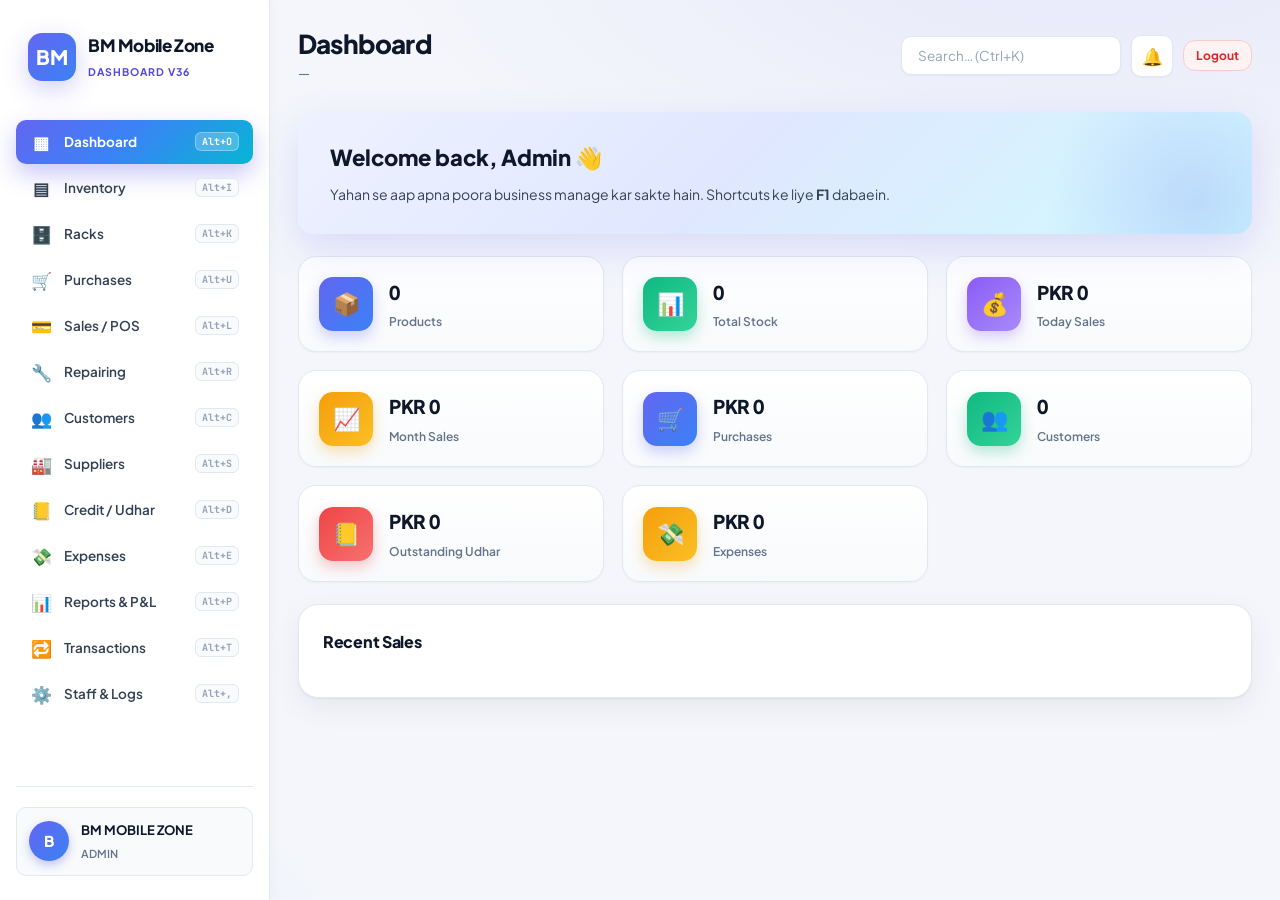
<file: dashboard.html>
<!DOCTYPE html>
<html lang="en">
<head>
  <meta charset="UTF-8">
  <meta name="viewport" content="width=device-width, initial-scale=1.0">
  <title>Dashboard — BISMILLAH Mobile Zone</title>
  <link rel="preconnect" href="https://fonts.googleapis.com">
  <link href="https://fonts.googleapis.com/css2?family=Inter:wght@400;500;600;700;800&family=Jameel+Noori+Nastaleeq&display=swap" rel="stylesheet">

  <link rel="stylesheet" href="css/dashboard.css">

  <!-- ============================================================
       PURCHASE ITEMS GRID + POS HELPERS (v36)
       ============================================================ -->
  <style>
    /* ---------- Purchase Invoice Modal: Items grid ---------- */
    .items-header-labels,
    .product-item-row {
      display: grid;
      grid-template-columns: 2fr 1.2fr 1.1fr 0.7fr 0.9fr 0.9fr 1.2fr 1.2fr 1fr 36px;
      gap: 6px;
      align-items: center;
    }

    .items-header-labels {
      padding: 8px 6px;
      margin-bottom: 6px;
      background: #f3f4f6;
      border: 1px solid #e5e7eb;
      border-radius: 8px;
      font-size: 11px;
      font-weight: 700;
      color: #4b5563;
      text-transform: uppercase;
      letter-spacing: .04em;
      position: sticky;
      top: 0;
      z-index: 2;
    }

    .items-header-labels span {
      white-space: nowrap;
      overflow: hidden;
      text-overflow: ellipsis;
    }

    .product-item-row {
      padding: 6px 4px;
      border-bottom: 1px dashed #e5e7eb;
    }

    .product-item-row input,
    .product-item-row select {
      width: 100%;
      min-width: 0;
      box-sizing: border-box;
      font-size: 12px;
      padding: 6px 6px;
    }

    .product-item-row .item-del-btn {
      width: 32px;
      height: 32px;
      padding: 0;
      border: none;
      background: #fee2e2;
      color: #dc2626;
      border-radius: 6px;
      font-size: 16px;
      font-weight: 800;
      cursor: pointer;
      line-height: 1;
    }

    .product-item-row .item-del-btn:hover {
      background: #fecaca;
    }

    /* ---------- Small screens: stack rows, hide header ---------- */
    @media (max-width: 1100px) {
      .items-header-labels { display: none; }
      .product-item-row {
        grid-template-columns: 1fr 1fr;
        gap: 6px;
        padding: 10px 6px;
        border: 1px solid #e5e7eb;
        border-radius: 8px;
        margin-bottom: 8px;
      }
      .product-item-row .item-del-btn {
        grid-column: span 2;
        width: 100%;
        height: 28px;
      }
    }

    /* ---------- Purchase items scroll container ---------- */
    #purchaseItemsHost {
      max-height: calc(100vh - 400px);
      overflow-y: auto;
      padding-right: 4px;
    }

    /* ---------- POS: Paid quick buttons ---------- */
    .paid-quick {
      display: flex;
      gap: 6px;
      margin-top: 4px;
    }
    .paid-quick button {
      flex: 1;
      padding: 4px 8px;
      font-size: 11px;
      border-radius: 6px;
      border: 1px solid #e5e7eb;
      background: #f9fafb;
      color: #374151;
      cursor: pointer;
      font-weight: 600;
    }
    .paid-quick button:hover {
      background: #eef2ff;
      border-color: #c7d2fe;
      color: #4338ca;
    }

    /* ---------- POS: udhar warning ---------- */
    #udharWarning {
      display: none;
      margin-top: 8px;
      padding: 8px 10px;
      background: #fef2f2;
      border: 1px solid #fecaca;
      border-radius: 6px;
      color: #dc2626;
      font-size: 12px;
      font-weight: 600;
      line-height: 1.4;
    }

    /* ---------- POS: Tax row toggle ---------- */
    .tax-row-inner {
      display: flex;
      align-items: center;
      gap: 8px;
    }
    .tax-row-inner input[type="number"] {
      width: 60px;
    }
    .tax-row-inner label {
      display: flex;
      align-items: center;
      gap: 4px;
      font-size: 11px;
      color: var(--muted, #6b7280);
      cursor: pointer;
    }

    /* ---------- POS: cart mini table ---------- */
    .cart-mini {
      width: 100%;
      border-collapse: collapse;
      font-size: 12px;
    }
    .cart-mini th {
      text-align: left;
      font-size: 10px;
      text-transform: uppercase;
      color: #6b7280;
      padding: 4px 3px;
      border-bottom: 1px solid #e5e7eb;
    }
    .cart-mini td {
      padding: 6px 3px;
      border-bottom: 1px solid #f3f4f6;
      vertical-align: middle;
    }
    .cart-mini .num { text-align: right; }

    .qty-btn {
      width: 22px;
      height: 22px;
      padding: 0;
      border: 1px solid #e5e7eb;
      background: #f9fafb;
      border-radius: 5px;
      font-weight: 700;
      cursor: pointer;
      line-height: 1;
      font-size: 12px;
    }
    .qty-btn:hover { background: #eef2ff; }

    /* ---------- POS: split payment button ---------- */
    #btnSplitPayment {
      background: #f9fafb;
      border: 1px dashed #d1d5db;
      color: #4338ca;
      font-weight: 600;
    }
    #btnSplitPayment:hover {
      background: #eef2ff;
      border-color: #a5b4fc;
    }
  </style>
</head>
<body>

  <!-- ============ SIDEBAR ============ -->
  <aside class="sidebar" id="mainSidebar">
    <div class="sidebar-brand">
      <div class="brand-logo">BM</div>
      <div>
        <h1>BM Mobile Zone</h1>
        <small>Dashboard v36</small>
      </div>
    </div>

    <nav class="sidebar-nav">
      <button class="nav-item active" data-module="overview">
        <span class="nav-icon">▦</span> <span>Dashboard</span> <span class="kbd">Alt+O</span>
      </button>
      <button class="nav-item" data-module="inventory">
        <span class="nav-icon">▤</span> <span>Inventory</span> <span class="kbd">Alt+I</span>
      </button>
      <button class="nav-item" data-module="racks">
        <span class="nav-icon">🗄️</span> <span>Racks</span> <span class="kbd">Alt+K</span>
      </button>
      <button class="nav-item" data-module="purchases">
        <span class="nav-icon">🛒</span> <span>Purchases</span> <span class="kbd">Alt+U</span>
      </button>
      <button class="nav-item" data-module="sales">
        <span class="nav-icon">💳</span> <span>Sales / POS</span> <span class="kbd">Alt+L</span>
      </button>
      <button class="nav-item" data-module="repairing">
        <span class="nav-icon">🔧</span> <span>Repairing</span> <span class="kbd">Alt+R</span>
      </button>
      <button class="nav-item" data-module="customers">
        <span class="nav-icon">👥</span> <span>Customers</span> <span class="kbd">Alt+C</span>
      </button>
      <button class="nav-item" data-module="suppliers">
        <span class="nav-icon">🏭</span> <span>Suppliers</span> <span class="kbd">Alt+S</span>
      </button>
      <button class="nav-item" data-module="credit">
        <span class="nav-icon">📒</span> <span>Credit / Udhar</span> <span class="kbd">Alt+D</span>
      </button>
      <button class="nav-item" data-module="expenses">
        <span class="nav-icon">💸</span> <span>Expenses</span> <span class="kbd">Alt+E</span>
      </button>
      <button class="nav-item" data-module="reports">
        <span class="nav-icon">📊</span> <span>Reports & P&L</span> <span class="kbd">Alt+P</span>
      </button>
      <button class="nav-item" data-module="transactions">
        <span class="nav-icon">🔁</span> <span>Transactions</span> <span class="kbd">Alt+T</span>
      </button>
      <button class="nav-item" data-module="settings">
        <span class="nav-icon">⚙️</span> <span>Staff & Logs</span> <span class="kbd">Alt+,</span>
      </button>
    </nav>

    <div class="sidebar-footer">
      <div class="user-chip">
        <div class="avatar" id="userAvatar">B</div>
        <div>
          <b id="userName">BM MOBILE ZONE</b>
          <small id="userRole">ADMIN</small>
        </div>
      </div>
    </div>
  </aside>

  <button class="sidebar-handle" id="sidebarHandle" title="Menu">☰</button>

  <!-- ============ MAIN ============ -->
  <main class="main">

    <!-- Topbar -->
    <header class="topbar">
      <div>
        <h2 id="pageTitle">Dashboard</h2>
        <small id="todayDate">—</small>
      </div>
      <div class="topbar-right">
        <div class="search-bar">
          <input placeholder="Search… (Ctrl+K)" type="search">
        </div>
        <button class="icon-btn" id="notifBtn" title="Notifications">🔔 <span id="notifBadge" class="badge" style="display:none">0</span></button>
        <button class="btn btn-danger btn-sm" id="logoutBtn">Logout</button>
      </div>
    </header>

    <div class="notif-panel" id="notifPanel"></div>

    <!-- ============ MODULE: OVERVIEW ============ -->
    <section class="module active" id="module-overview">
      <div class="welcome-card">
        <h3>Welcome back, <span id="welcomeName">Admin</span> 👋</h3>
        <p>Yahan se aap apna poora business manage kar sakte hain. Shortcuts ke liye <b>F1</b> dabaein.</p>
      </div>

      <div class="stats-grid">
        <div class="stat"><div class="stat-icon blue">📦</div><div><strong id="stProducts">0</strong><small>Products</small></div></div>
        <div class="stat"><div class="stat-icon green">📊</div><div><strong id="stStock">0</strong><small>Total Stock</small></div></div>
        <div class="stat"><div class="stat-icon purple">💰</div><div><strong id="stTodaySales">PKR 0</strong><small>Today Sales</small></div></div>
        <div class="stat"><div class="stat-icon orange">📈</div><div><strong id="stMonthSales">PKR 0</strong><small>Month Sales</small></div></div>
        <div class="stat"><div class="stat-icon blue">🛒</div><div><strong id="stPurchases">PKR 0</strong><small>Purchases</small></div></div>
        <div class="stat"><div class="stat-icon green">👥</div><div><strong id="stCustomers">0</strong><small>Customers</small></div></div>
        <div class="stat"><div class="stat-icon red">📒</div><div><strong id="stOutstanding">PKR 0</strong><small>Outstanding Udhar</small></div></div>
        <div class="stat"><div class="stat-icon orange">💸</div><div><strong id="stExpenses">PKR 0</strong><small>Expenses</small></div></div>
      </div>

      <div class="card">
        <h3>Recent Sales</h3>
        <div id="recentSales"></div>
      </div>
    </section>

    <!-- ============ MODULE: INVENTORY ============ -->
    <section class="module" id="module-inventory">
      <div class="toolbar">
        <h3>Inventory</h3>
        <select id="inventoryRackFilter" class="form-input"><option value="">All Racks</option></select>
      </div>
      <div class="card">
        <h4>Low Stock / All Products</h4>
        <div id="lowStockTable"></div>
      </div>
      <div class="card">
        <h4>Recent Movements</h4>
        <div id="movementsTable"></div>
      </div>
    </section>

    <!-- ============ MODULE: RACKS ============ -->
    <section class="module" id="module-racks">
      <div class="toolbar">
        <h3>🗄️ Racks Management</h3>
        <div class="toolbar-actions">
          <input id="rackSearchInput" class="form-input" placeholder="🔍 Search racks... (Alt+F)" style="min-width:220px">
          <button class="btn btn-primary" id="btnAddRack" title="Add new rack (Alt+A)">+ Add Rack <span class="kbd">Alt+A</span></button>
        </div>
      </div>

      <div class="card">
        <div style="display:flex;justify-content:space-between;align-items:center;margin-bottom:10px;flex-wrap:wrap;gap:8px">
          <h4 style="margin:0">All Racks</h4>
          <small style="color:var(--muted)">
            <b>Alt+A</b> Add &nbsp;·&nbsp; <b>Alt+E</b> Edit &nbsp;·&nbsp; <b>Alt+V</b> View &nbsp;·&nbsp; <b>Alt+D</b> Delete &nbsp;·&nbsp; <b>Alt+F</b> Search
          </small>
        </div>
        <div id="racksTable"></div>
      </div>

      <div class="card">
        <h4>📦 Rack-wise Stock Overview</h4>
        <div id="rackStockTable"></div>
      </div>
    </section>

    <!-- ============ MODULE: PURCHASES ============ -->
    <section class="module" id="module-purchases">
      <div class="toolbar">
        <h3>Purchases / Products</h3>
        <div class="toolbar-actions">
          <button class="btn btn-ghost" id="btnPurchasesHistory">History</button>
          <button class="btn btn-ghost" id="btnRefreshPurchases">↻</button>
          <button class="btn btn-primary" id="btnNewPurchase">+ New Purchase <span class="kbd">F8</span></button>
        </div>
      </div>
      <div class="card">
        <h4>Products Catalog</h4>
        <div class="toolbar">
          <input id="productSearch" class="form-input" placeholder="Search products…">
          <select id="productFilterCat" class="form-input"><option value="">All Categories</option></select>
          <select id="productFilterBrand" class="form-input"><option value="">All Brands</option></select>
        </div>
        <div id="productsTable"></div>
        <div class="bulk-bar" id="productBulkBar" style="display:none">
          <span><b id="productSelCount">0</b> selected</span>
          <button class="btn btn-danger btn-sm" onclick="bulkDeleteProducts()">Delete Selected</button>
        </div>
      </div>
      <div class="card" id="purchasesHistoryBox" hidden>
        <h4>Purchase History</h4>
        <div id="purchasesTable"></div>
      </div>
    </section>

    <!-- ============ MODULE: SALES / POS (v36 UPDATED) ============ -->
    <section class="module" id="module-sales">
      <div class="toolbar">
        <h3>Sales / POS</h3>
        <div class="toolbar-actions">
          <button class="btn btn-ghost" id="btnSalesHistory">History</button>
          <button class="btn btn-ghost" id="btnRefreshSales">↻</button>
          <button class="btn btn-ghost" id="btnHoldSale">Hold Sale <span class="kbd">F6</span></button>
          <button class="btn btn-ghost" id="btnResumeSale">Resume <span class="kbd">F7</span></button>
        </div>
      </div>

      <div class="pos-grid">
        <!-- ---------- PRODUCT CARD ---------- -->
        <div class="card">
          <h4>Product</h4>

          <input id="posProductSearch" class="form-input" placeholder="🔍 Search name / SKU / IMEI / brand… (F3)" style="margin-bottom:8px">
          <input id="posBarcodeInput" class="form-input" placeholder="📷 Scan barcode / IMEI (Enter)" style="margin-bottom:8px">

          <select id="saleCategoryFilter" class="form-input"></select>
          <select id="saleProductSelect" class="form-input" style="margin-top:8px"></select>

          <button class="btn btn-primary" id="btnAddToCart" style="margin-top:8px;width:100%">Add to Cart <span class="kbd">F2</span></button>
        </div>

        <!-- ---------- CUSTOMER CARD ---------- -->
        <div class="card">
          <h4>Customer</h4>
          <input id="saleCustName" class="form-input" list="posCustomerOptions" placeholder="Customer name (Walk-in)">
          <datalist id="posCustomerOptions"></datalist>
          <input id="saleCustPhone" class="form-input" placeholder="Phone" style="margin-top:8px">
          <div id="previousDueBox" style="display:none;margin-top:8px;padding:8px;background:#fef2f2;border-radius:6px;color:#dc2626;font-size:13px">
            Previous Due: <b id="previousDueAmount">PKR 0</b>
          </div>
        </div>

        <!-- ---------- CART CARD ---------- -->
        <div class="card">
          <h4>Cart</h4>
          <div id="cartItems"></div>
          <hr>

          <div class="row"><span>Subtotal</span><b id="cartSubtotal">PKR 0</b></div>

          <div class="row"><span>Line Discount</span><b id="cartLineDisc">PKR 0</b></div>

          <div class="row">
            <span>Bill Discount</span>
            <input id="saleDiscount" type="number" value="0" style="width:70px">
            <select id="saleDiscountType" style="width:60px">
              <option value="amt">PKR</option>
              <option value="pct">%</option>
            </select>
          </div>
          <div class="row"><span>Bill Disc. Amt</span><b id="cartBillDisc">PKR 0</b></div>

          <div class="row tax-row-inner" id="cartTaxRow" style="display:none">
            <span>Tax</span>
            <b id="cartTax" style="margin-left:auto">PKR 0</b>
          </div>
          <div class="row tax-row-inner">
            <span>Tax %</span>
            <input id="posTaxRate" type="number" value="0">
            <label><input type="checkbox" id="posTaxEnabled"> Enable</label>
          </div>

          <div class="row" style="font-size:15px;margin-top:6px">
            <span><b>Total</b></span>
            <b id="cartTotal" style="color:var(--primary)">PKR 0</b>
          </div>

          <div class="row" style="margin-top:8px">
            <span>Paid</span>
            <input id="salePaid" type="number" value="0" style="width:110px;font-weight:700" placeholder="Manual entry">
          </div>
          <div class="paid-quick">
            <button type="button" onclick="setPaidFull()">💯 Full</button>
            <button type="button" onclick="setPaidZero()">0 Zero</button>
          </div>

          <div class="row" style="margin-top:8px">
            <span>Method</span>
            <select id="salePaymentMethod">
              <option>Cash</option>
              <option>Card</option>
              <option>JazzCash</option>
              <option>EasyPaisa</option>
              <option>Bank</option>
              <option>Udhar / Credit</option>
            </select>
          </div>

          <button class="btn btn-ghost" id="btnSplitPayment" style="width:100%;margin-top:6px">💳 Split Payment</button>

          <div id="udharWarning">⚠️ Udhar (Balance) rahega!</div>

          <button class="btn btn-primary" id="btnSaveSale" style="width:100%;margin-top:12px">Save Sale <span class="kbd">F4</span></button>
        </div>
      </div>

      <div class="card" id="salesHistoryBox" hidden>
        <h4>Sales History</h4>
        <div id="salesHistoryTable"></div>
      </div>
    </section>

    <!-- ============ MODULE: REPAIRING ============ -->
    <section class="module" id="module-repairing">
      <div class="toolbar">
        <h3>Repairing</h3>
        <div class="toolbar-actions">
          <input id="repairSearch" class="form-input" placeholder="Search…">
          <select id="repairStatusFilter" class="form-input">
            <option value="">All Status</option>
            <option>Received</option><option>In Progress</option><option>Ready</option><option>Delivered</option>
          </select>
          <button class="btn btn-primary" id="btnAddRepair">+ New Repair <span class="kbd">F10</span></button>
        </div>
      </div>
      <div class="card"><div id="repairsTable"></div></div>
    </section>

    <!-- ============ MODULE: CUSTOMERS ============ -->
    <section class="module" id="module-customers">
      <div class="toolbar">
        <h3>Customers</h3>
        <div class="toolbar-actions">
          <input id="custSearch" class="form-input" placeholder="Search customers…">
          <button class="btn btn-primary" id="btnAddCustomer">+ Add Customer</button>
        </div>
      </div>
      <div class="card">
        <div id="customersTable"></div>
        <div class="bulk-bar" id="custBulkBar" style="display:none">
          <span><b id="custSelCount">0</b> selected</span>
          <button class="btn btn-danger btn-sm" onclick="bulkDeleteCustomers()">Delete Selected</button>
        </div>
      </div>
    </section>

    <!-- ============ MODULE: SUPPLIERS ============ -->
    <section class="module" id="module-suppliers">
      <div class="toolbar">
        <h3>Suppliers</h3>
        <div class="toolbar-actions">
          <input id="supplierSearch" class="form-input" placeholder="Search suppliers…">
          <select id="supplierCategoryFilter" class="form-input"><option value="">All Categories</option></select>
          <button class="btn btn-primary" id="btnAddSupplier">+ Add Supplier</button>
        </div>
      </div>
      <div class="card"><div id="suppliersTable"></div></div>
    </section>

    <!-- ============ MODULE: CREDIT ============ -->
    <section class="module" id="module-credit">
      <div class="toolbar">
        <h3>Credit / Udhar</h3>
        <div class="toolbar-actions">
          <button class="btn btn-ghost" id="btnPrintCreditAll">🖨️ Print All</button>
        </div>
      </div>

      <div class="tabs" id="creditDateTabs">
        <button class="active" data-range="all">All</button>
        <button data-range="today">Today</button>
        <button data-range="week">This Week</button>
        <button data-range="month">This Month</button>
      </div>
      <div class="tabs" id="creditStatusTabs">
        <button class="active" data-status="all">All</button>
        <button data-status="pending">Pending</button>
        <button data-status="received">Received</button>
      </div>

      <div class="card"><h4>Customer-wise Summary</h4><div id="creditSummaryTable"></div></div>
      <div class="card"><h4>Pending Invoices</h4><div id="creditTable"></div></div>
      <div class="card"><h4>Recent Recoveries</h4><div id="recoveriesTable"></div></div>
    </section>

    <!-- ============ MODULE: EXPENSES ============ -->
    <section class="module" id="module-expenses">
      <div class="toolbar">
        <h3>Expenses</h3>
        <div class="toolbar-actions">
          <input type="date" id="expFilterFrom" class="form-input">
          <input type="date" id="expFilterTo" class="form-input">
          <select id="expFilterCat" class="form-input"><option value="">All</option></select>
          <button class="btn btn-ghost" id="btnFilterExpenses">Filter</button>
          <button class="btn btn-primary" id="btnAddExpense">+ Add Expense <span class="kbd">F9</span></button>
        </div>
      </div>

      <div class="stats-grid">
        <div class="stat"><div class="stat-icon blue">📅</div><div><strong id="expToday">PKR 0</strong><small>Today</small></div></div>
        <div class="stat"><div class="stat-icon green">🗓️</div><div><strong id="expWeek">PKR 0</strong><small>This Week</small></div></div>
        <div class="stat"><div class="stat-icon orange">📆</div><div><strong id="expMonth">PKR 0</strong><small>This Month</small></div></div>
        <div class="stat"><div class="stat-icon red">💸</div><div><strong id="expTotal">PKR 0</strong><small>Total</small></div></div>
      </div>

      <div class="card"><div id="expensesTable"></div></div>
    </section>

    <!-- ============ MODULE: REPORTS ============ -->
    <section class="module" id="module-reports">
      <div class="toolbar">
        <h3>Reports & P&L</h3>
        <div class="toolbar-actions">
          <button class="btn btn-ghost" id="btnPrintReport">🖨️ Print</button>
          <button class="btn btn-primary" id="btnRunReport">Run Report</button>
        </div>
      </div>

      <div class="card">
        <div class="form-grid">
          <div class="field"><label>Report Type</label>
            <select id="reportType">
              <option value="sales">Sales</option>
              <option value="pl">Profit & Loss</option>
              <option value="purchases">Purchases</option>
              <option value="expenses">Expenses</option>
              <option value="customer">Customers</option>
            </select>
          </div>
          <div class="field"><label>From</label><input type="date" id="reportFrom"></div>
          <div class="field"><label>To</label><input type="date" id="reportTo"></div>
          <div class="field"><label>Search</label><input id="reportSearch" placeholder="Search…"></div>
        </div>
      </div>

      <div class="stats-grid" id="plSummary" style="display:none"></div>
      <div class="card"><div id="reportOutput"></div></div>
    </section>

    <!-- ============ MODULE: TRANSACTIONS ============ -->
    <section class="module" id="module-transactions">
      <div class="toolbar"><h3>Transactions</h3></div>
      <div class="card"><div id="transactionsTable"></div></div>
    </section>

    <!-- ============ MODULE: SETTINGS ============ -->
    <section class="module" id="module-settings">
      <div class="toolbar"><h3>Staff & Logs</h3></div>
      <div class="card"><h4>Staff Members</h4><div id="staffTable"></div></div>
      <div class="card"><h4>Activity Logs</h4><div id="logsTable"></div></div>
    </section>

  </main>

  <!-- ============ MODAL ============ -->
  <div class="modal-backdrop" id="modalBackdrop">
    <div class="modal">
      <header class="modal-header">
        <h3 id="modalTitle">Modal</h3>
        <button class="icon-btn" onclick="closeModal()">×</button>
      </header>
      <div class="modal-body" id="modalBody"></div>
      <footer class="modal-footer">
        <button class="btn btn-ghost" id="modalCancel">Cancel</button>
        <button class="btn btn-primary" id="modalConfirm">Save</button>
      </footer>
    </div>
  </div>

  <!-- Toast host -->
  <div id="toastHost" class="toast-host"></div>

  <script type="module" src="js/dashboard.js"></script>
</body>
</html>
</file>
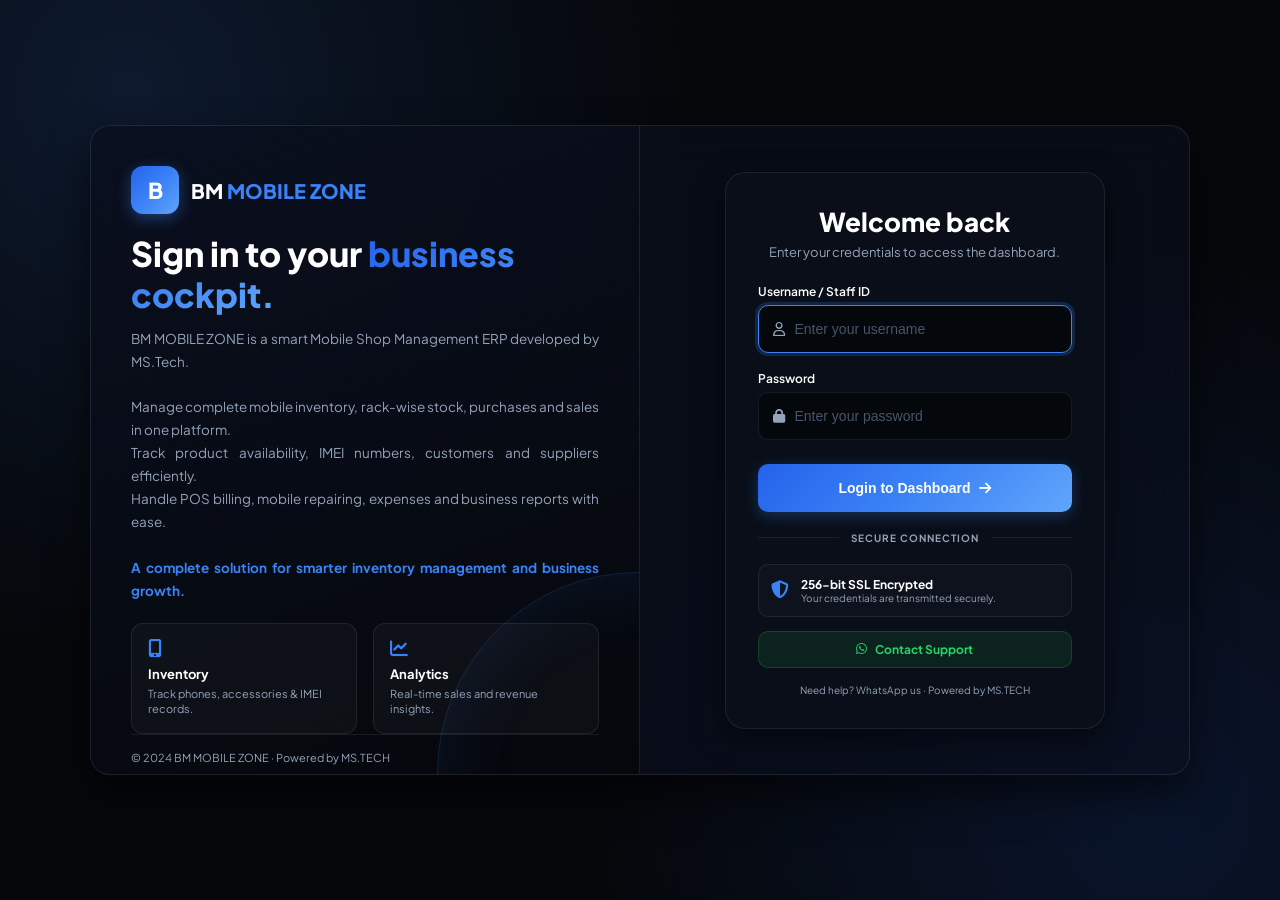
<file: login.html>
<!DOCTYPE html>
<html lang="en">
<head>
<meta charset="UTF-8">
<meta name="viewport" content="width=device-width, initial-scale=1.0">
<meta name="robots" content="noindex,nofollow">
<title>Login | BM MOBILE ZONE</title>
<link rel="preconnect" href="https://fonts.googleapis.com">
<link rel="preconnect" href="https://fonts.gstatic.com" crossorigin>
<link href="https://fonts.googleapis.com/css2?family=Plus+Jakarta+Sans:wght@400;500;600;700;800&display=swap" rel="stylesheet">
<link rel="stylesheet" href="https://cdnjs.cloudflare.com/ajax/libs/font-awesome/6.4.0/css/all.min.css">
<link rel="stylesheet" href="css/login.css">
</head>
<body>

<div class="app-shell">
  <!-- LEFT VISUAL PANEL -->
  <aside class="visual-panel">
    <div class="brand">
      <div class="brand-icon">B</div>
      <div class="brand-text">BM <span>MOBILE ZONE</span></div>
    </div>

    <div class="hero">
      <h1>Sign in to your <span>business cockpit.</span></h1>
      <p style="font-size: 13.5px; line-height: 1.7; color: var(--text-muted); margin-top: 12px; text-align: justify;">
        BM MOBILE ZONE is a smart Mobile Shop Management ERP developed by MS.Tech.<br><br>
        Manage complete mobile inventory, rack-wise stock, purchases and sales in one platform.<br>
        Track product availability, IMEI numbers, customers and suppliers efficiently.<br>
        Handle POS billing, mobile repairing, expenses and business reports with ease.<br><br>
        <strong style="color: var(--primary);">A complete solution for smarter inventory management and business growth.</strong>
      </p>
    </div>

    <div class="features-grid">
      <div class="feature-box">
        <i class="fa-solid fa-mobile-screen-button"></i>
        <h3>Inventory</h3>
        <p>Track phones, accessories & IMEI records.</p>
      </div>
      <div class="feature-box">
        <i class="fa-solid fa-chart-line"></i>
        <h3>Analytics</h3>
        <p>Real-time sales and revenue insights.</p>
      </div>
    </div>

    <div class="visual-footer">
      © 2024 BM MOBILE ZONE · Powered by MS.TECH
    </div>
  </aside>

  <!-- RIGHT LOGIN PANEL -->
  <main class="login-panel">
    <div class="login-card">
      
      <!-- Mobile Brand (Shows only on small screens) -->
      <div class="mobile-brand">
        <div class="brand-icon">B</div>
        <div class="brand-text">BM <span>MOBILE ZONE</span></div>
      </div>

      <div class="login-header">
        <h2>Welcome back</h2>
        <p>Enter your credentials to access the dashboard.</p>
      </div>

      <form id="loginForm" novalidate>
        <div class="form-group">
          <label class="form-label" for="username">Username / Staff ID</label>
          <div class="input-wrapper">
            <i class="fa-regular fa-user input-icon"></i>
            <input type="text" id="username" name="username" class="input-field" placeholder="Enter your username" autocomplete="username" required autofocus>
          </div>
        </div>

        <div class="form-group">
          <label class="form-label" for="password">Password</label>
          <div class="input-wrapper">
            <i class="fa-solid fa-lock input-icon"></i>
            <input type="password" id="password" name="password" class="input-field" placeholder="Enter your password" autocomplete="current-password" required>
            <!-- Toggle button automatically JS se add hoga -->
          </div>
        </div>

        <!-- Hidden Alert Boxes -->
        <div class="alert error" id="errorMessage" role="alert" style="display: none; margin-top: 15px; margin-bottom: 0;"></div>
        <div class="alert success" id="successMessage" role="status" style="display: none; margin-top: 15px; margin-bottom: 0;"></div>

        <button type="submit" class="btn-submit" id="loginBtn" style="margin-top: 24px;">
          <span>Login to Dashboard</span>
          <i class="fa-solid fa-arrow-right"></i>
        </button>
      </form>

      <div class="divider">SECURE CONNECTION</div>

      <div class="security-info">
        <i class="fa-solid fa-shield-halved security-icon"></i>
        <div class="security-text">
          <strong>256-bit SSL Encrypted</strong>
          <p>Your credentials are transmitted securely.</p>
        </div>
      </div>

      <a href="https://wa.me/923099100546?text=Assalam%20o%20Alaikum%2C%20I%20need%20support%20for%20BM%20Mobile%20Zone." target="_blank" class="wa-btn">
        <i class="fa-brands fa-whatsapp"></i> Contact Support
      </a>

      <div class="login-footer">
        Need help? WhatsApp us · Powered by MS.TECH
      </div>

    </div>
  </main>
</div>

<script type="module" src="js/login.js"></script>
</body>
</html>
</file>
<file: css/dashboard.css>
/* BM MOBILE ZONE — dashboard.css v37.1 FULL | Light + Dark + Per-section themes | HTML v37.1 se 100% synced */
@import url('https://fonts.googleapis.com/css2?family=Plus+Jakarta+Sans:wght@400;500;600;700;800&family=JetBrains+Mono:wght@500;700&display=swap');
:root{--bg-main:#F4F6FB;--bg-body-grad:linear-gradient(135deg,#F9FAFC 0%,#EEF2F9 100%);--bg-card:#fff;--bg-soft:#F8FAFC;--bg-input:#F9FAFB;--primary:#4F46E5;--primary-hover:#4338CA;--primary-light:#EEF2FF;--primary-soft:#E0E7FF;--primary-gradient:linear-gradient(135deg,#6366F1 0%,#3B82F6 100%);--primary-shadow:0 8px 24px rgba(79,70,229,.25);--text-main:#0F172A;--text-soft:#334155;--text-muted:#64748B;--text-faint:#94A3B8;--border-light:#E2E8F0;--border:#E5E7EB;--border-strong:#CBD5E1;--success:#059669;--success-bg:#ECFDF5;--success-border:#A7F3D0;--danger:#DC2626;--danger-bg:#FEF2F2;--danger-border:#FECACA;--warning:#D97706;--warning-bg:#FFFBEB;--warning-border:#FDE68A;--info:#0284C7;--info-bg:#EFF6FF;--info-border:#BFDBFE;--shadow-xs:0 1px 2px rgba(15,23,42,.04);--shadow-sm:0 1px 3px rgba(15,23,42,.06),0 1px 2px rgba(15,23,42,.04);--shadow-md:0 4px 12px rgba(15,23,42,.08);--shadow-lg:0 12px 32px rgba(15,23,42,.10);--shadow-xl:0 24px 48px rgba(15,23,42,.15);--shadow-focus:0 0 0 4px rgba(79,70,229,.15);--radius:16px;--radius-md:10px;--radius-sm:8px;--transition:all .2s cubic-bezier(.4,0,.2,1);--muted:#64748B;--card:#fff}
[data-theme="dark"]{--bg-main:#0B1220;--bg-body-grad:linear-gradient(135deg,#0B1220 0%,#111827 100%);--bg-card:#111827;--bg-soft:#1E293B;--bg-input:#0F172A;--text-main:#F1F5F9;--text-soft:#CBD5E1;--text-muted:#94A3B8;--text-faint:#64748B;--border-light:#1E293B;--border:#334155;--border-strong:#475569;--primary-light:#1E1B4B;--primary-soft:#312E81;--shadow-sm:0 1px 3px rgba(0,0,0,.4);--shadow-md:0 4px 12px rgba(0,0,0,.5);--muted:#94A3B8;--card:#111827}
body[data-module="purchases"]{--primary:#059669;--primary-gradient:linear-gradient(135deg,#059669,#10B981)}
body[data-module="credit"]{--primary:#DC2626;--primary-gradient:linear-gradient(135deg,#DC2626,#EA580C)}
body[data-module="sales"]{--primary:#2563EB;--primary-gradient:linear-gradient(135deg,#2563EB,#06B6D4)}
body[data-module="inventory"]{--primary:#D97706;--primary-gradient:linear-gradient(135deg,#D97706,#F59E0B)}
body[data-module="customers"]{--primary:#DB2777;--primary-gradient:linear-gradient(135deg,#DB2777,#9333EA)}
body[data-module="repairing"]{--primary:#0891B2;--primary-gradient:linear-gradient(135deg,#0891B2,#0E7490)}
body[data-module="reports"]{--primary:#475569;--primary-gradient:linear-gradient(135deg,#475569,#0F172A)}
body.focus-mode .sidebar,body.focus-mode header.topbar{display:none!important}body.focus-mode .main{margin-left:0!important;width:100%!important}
*{margin:0;padding:0;box-sizing:border-box}html{scroll-behavior:smooth;-webkit-font-smoothing:antialiased}
body{font-family:'Plus Jakarta Sans',-apple-system,sans-serif;background:var(--bg-body-grad);background-attachment:fixed;color:var(--text-main);font-size:14px;line-height:1.6;min-height:100vh;transition:background .3s,color .3s}
button,input,select,textarea{font-family:inherit}
::-webkit-scrollbar{width:8px;height:8px}::-webkit-scrollbar-track{background:transparent}::-webkit-scrollbar-thumb{background:#CBD5E1;border-radius:10px}::-webkit-scrollbar-thumb:hover{background:#94A3B8}
.dashboard{display:flex;min-height:100vh}
.sidebar{width:270px;flex-shrink:0;background:var(--bg-card);border-right:1px solid var(--border-light);padding:24px 16px;display:flex;flex-direction:column;gap:6px;position:fixed;top:0;left:-270px;height:100vh;overflow-y:auto;z-index:1000;transition:left .35s ease,box-shadow .35s ease;box-shadow:2px 0 12px rgba(15,23,42,.03)}
.sidebar.show{left:0;box-shadow:4px 0 32px rgba(15,23,42,.12)}
@media(min-width:1024px){.sidebar{left:0}.main{margin-left:270px;width:calc(100% - 270px)}.sidebar-handle{display:none!important}}
.sidebar-brand{display:flex;align-items:center;gap:12px;padding:8px 12px;margin-bottom:24px}
.brand-logo{width:48px;height:48px;border-radius:14px;background:var(--primary-gradient);color:#fff;font-weight:800;font-size:20px;display:grid;place-items:center;flex-shrink:0;box-shadow:var(--primary-shadow)}
.sidebar-brand h1{font-size:17px;font-weight:800;letter-spacing:-.4px;color:var(--text-main)}
.sidebar-brand small{font-size:10.5px;color:var(--primary);font-weight:700;text-transform:uppercase;letter-spacing:1px}
.sidebar-nav{display:flex;flex-direction:column;gap:2px}
.nav-item{padding:11px 14px;border-radius:var(--radius-md);color:var(--text-soft);font-size:13.5px;font-weight:600;display:flex;align-items:center;gap:12px;cursor:pointer;border:none;background:transparent;width:100%;text-align:left;transition:var(--transition);position:relative}
.nav-item:hover{color:var(--primary);background:var(--primary-light)}
.nav-item.active{color:#fff;background:var(--primary-gradient);font-weight:700;box-shadow:0 4px 12px rgba(79,70,229,.25)}
.nav-item.active .kbd{background:rgba(255,255,255,.2);color:#fff;border-color:rgba(255,255,255,.3)}
.nav-icon{font-size:17px;width:22px;text-align:center;flex-shrink:0}
.nav-item .kbd{margin-left:auto;padding:2px 6px;background:var(--bg-soft);border:1px solid var(--border-light);border-radius:6px;font-size:10px;font-weight:700;color:var(--text-faint);font-family:'JetBrains Mono',monospace}
.sidebar-footer{margin-top:auto;padding-top:20px;border-top:1px solid var(--border-light)}
.user-chip{display:flex;align-items:center;gap:12px;padding:12px;border-radius:var(--radius-md);background:var(--bg-soft);border:1px solid var(--border-light)}
.user-chip .avatar{width:40px;height:40px;border-radius:50%;background:var(--primary-gradient);color:#fff;display:grid;place-items:center;font-weight:800;font-size:15px;flex-shrink:0;box-shadow:0 4px 10px rgba(79,70,229,.3)}
.user-chip b{font-size:13px;font-weight:700;display:block;color:var(--text-main)}
.user-chip small{font-size:11px;color:var(--text-muted);font-weight:600}
.sidebar-handle{position:fixed;top:50%;left:0;transform:translateY(-50%);width:30px;height:88px;background:var(--bg-card);border:1px solid var(--border-light);border-left:none;border-radius:0 14px 14px 0;display:grid;place-items:center;cursor:pointer;z-index:1001;color:var(--text-main);font-size:16px;box-shadow:2px 0 8px rgba(15,23,42,.08);transition:var(--transition)}
.sidebar-handle:hover{width:36px;background:var(--primary);color:#fff}
.sidebar-handle.open{left:270px;background:var(--danger);color:#fff}
.main{flex:1;min-width:0;padding:28px 28px 40px;transition:var(--transition)}
.topbar{display:flex;align-items:center;justify-content:space-between;gap:16px;margin-bottom:28px;flex-wrap:wrap}
.topbar h2{font-size:26px;font-weight:800;letter-spacing:-.8px;color:var(--text-main);line-height:1.2}
.topbar small{color:var(--text-muted);font-size:13px;margin-top:4px;font-weight:500;display:block}
.topbar-right{display:flex;align-items:center;gap:10px;flex-wrap:wrap}
.search-bar{display:flex;align-items:center;gap:10px;padding:10px 16px;border-radius:var(--radius-md);background:var(--bg-card);border:1px solid var(--border-light);flex:1;min-width:220px;max-width:360px;box-shadow:var(--shadow-xs);transition:var(--transition)}
.search-bar:focus-within{border-color:var(--primary);box-shadow:var(--shadow-focus)}
.search-bar input{border:none;background:transparent;outline:none;width:100%;color:var(--text-main);font-size:13.5px}
.search-bar input::placeholder{color:var(--text-faint)}
.icon-btn{width:42px;height:42px;border-radius:var(--radius-md);background:var(--bg-card);border:1px solid var(--border-light);display:grid;place-items:center;cursor:pointer;color:var(--text-soft);font-size:17px;transition:var(--transition);position:relative;box-shadow:var(--shadow-xs)}
.icon-btn:hover{border-color:var(--primary);color:var(--primary);box-shadow:var(--shadow-sm)}
.icon-btn .badge{position:absolute;top:-4px;right:-4px;min-width:20px;height:20px;padding:0 6px;border-radius:20px;background:var(--danger);color:#fff;font-size:10px;font-weight:800;display:flex;align-items:center;justify-content:center;box-shadow:0 2px 6px rgba(220,38,38,.4)}
.module{display:none}.module.active{display:flex;flex-direction:column;gap:22px;animation:fadeIn .35s ease}
@keyframes fadeIn{from{opacity:0;transform:translateY(8px)}to{opacity:1;transform:translateY(0)}}
.card{background:var(--bg-card);border-radius:var(--radius);border:1px solid var(--border-light);padding:24px;box-shadow:var(--shadow-sm);transition:var(--transition);position:relative;overflow-x:auto}
.card:hover{border-color:var(--border-strong);box-shadow:var(--shadow-md)}
.card h3,.card h4{font-size:16px;font-weight:800;letter-spacing:-.3px;color:var(--text-main);margin-bottom:18px;display:flex;align-items:center;gap:8px}
.welcome-card{background:linear-gradient(135deg,#EEF2FF 0%,#E0E7FF 50%,#DBEAFE 100%);border:1px solid var(--primary-soft);padding:28px 32px;border-radius:var(--radius);position:relative;overflow:hidden}
[data-theme="dark"] .welcome-card{background:linear-gradient(135deg,#1E1B4B 0%,#312E81 50%,#1E3A8A 100%)}
.welcome-card::before{content:'';position:absolute;top:-50%;right:-10%;width:300px;height:300px;background:radial-gradient(circle,rgba(99,102,241,.2) 0%,transparent 70%);border-radius:50%;pointer-events:none}
.welcome-card h3{color:var(--text-main);font-size:22px;margin-bottom:8px;font-weight:800;position:relative}
.welcome-card p{color:var(--text-soft);font-size:14px;position:relative}
.stats-grid{display:grid;grid-template-columns:repeat(auto-fit,minmax(240px,1fr));gap:18px}
.stat{display:flex;align-items:center;gap:16px;background:var(--bg-card);border:1px solid var(--border-light);border-radius:var(--radius);padding:20px;transition:var(--transition);box-shadow:var(--shadow-xs)}
.stat:hover{border-color:var(--primary-soft);transform:translateY(-3px);box-shadow:var(--shadow-md)}
.stat-icon{width:54px;height:54px;border-radius:14px;display:grid;place-items:center;font-size:22px;color:#fff;flex-shrink:0}
.stat-icon.blue{background:linear-gradient(135deg,#6366F1,#3B82F6);box-shadow:0 6px 14px rgba(99,102,241,.3)}
.stat-icon.green{background:linear-gradient(135deg,#10B981,#34D399);box-shadow:0 6px 14px rgba(16,185,129,.3)}
.stat-icon.orange{background:linear-gradient(135deg,#F59E0B,#FBBF24);box-shadow:0 6px 14px rgba(245,158,11,.3)}
.stat-icon.purple{background:linear-gradient(135deg,#8B5CF6,#A78BFA);box-shadow:0 6px 14px rgba(139,92,246,.3)}
.stat-icon.red{background:linear-gradient(135deg,#EF4444,#F87171);box-shadow:0 6px 14px rgba(239,68,68,.3)}
.stat-icon.teal{background:linear-gradient(135deg,#14B8A6,#2DD4BF);box-shadow:0 6px 14px rgba(20,184,166,.3)}
.stat-icon.pink{background:linear-gradient(135deg,#EC4899,#F472B6);box-shadow:0 6px 14px rgba(236,72,153,.3)}
.stat strong{display:block;font-size:24px;font-weight:800;letter-spacing:-.8px;margin-bottom:2px;color:var(--text-main);font-variant-numeric:tabular-nums}
.stat small{color:var(--text-muted);font-size:12px;font-weight:600}
.form-grid{display:grid;grid-template-columns:repeat(2,1fr);gap:18px}
.form-grid .field.full{grid-column:1/-1}
.field label{display:block;font-size:12px;font-weight:700;color:var(--text-soft);margin-bottom:6px;text-transform:uppercase;letter-spacing:.4px}
.field input,.field select,.field textarea,.form-input{width:100%;padding:11px 14px;border:1px solid var(--border);border-radius:var(--radius-sm);background:var(--bg-input);color:var(--text-main);font-size:13.5px;font-weight:500;outline:none;transition:var(--transition)}
.field input:focus,.field select:focus,.field textarea:focus,.form-input:focus{border-color:var(--primary);box-shadow:var(--shadow-focus);background:var(--bg-card)}
.field input::placeholder,.form-input::placeholder{color:var(--text-faint)}
.field textarea{min-height:80px;resize:vertical}
.btn{padding:10px 18px;border-radius:var(--radius-sm);font-size:13px;font-weight:700;cursor:pointer;display:inline-flex;align-items:center;justify-content:center;gap:6px;border:none;transition:var(--transition);white-space:nowrap}
.btn-primary{background:var(--primary-gradient);color:#fff;box-shadow:0 4px 12px rgba(79,70,229,.25)}
.btn-primary:hover{transform:translateY(-1px);box-shadow:0 8px 20px rgba(79,70,229,.35)}
.btn-ghost{background:var(--bg-card);color:var(--text-soft);border:1px solid var(--border)}
.btn-ghost:hover{background:var(--bg-soft);border-color:var(--border-strong);color:var(--text-main)}
.btn-danger{background:var(--danger-bg);color:var(--danger);border:1px solid var(--danger-border)}
.btn-danger:hover{background:var(--danger);color:#fff;border-color:var(--danger)}
.btn-success{background:var(--success-bg);color:var(--success);border:1px solid var(--success-border)}
.btn-success:hover{background:var(--success);color:#fff}
.btn-sm{padding:7px 12px;font-size:12px}
.btn:disabled{opacity:.6;cursor:not-allowed;transform:none!important}
table.data{width:100%;border-collapse:collapse;font-size:13px;min-width:700px}
table.data th,table.data td{padding:13px 14px;text-align:left;border-bottom:1px solid var(--border-light);white-space:nowrap}
table.data th{font-size:11px;text-transform:uppercase;color:var(--text-muted);font-weight:800;background:var(--bg-soft);letter-spacing:.4px;position:sticky;top:0;z-index:1}
table.data td{color:var(--text-soft)}
table.data td.num{text-align:right;font-weight:600;font-variant-numeric:tabular-nums}
table.data tbody tr{transition:background .15s ease}
table.data tbody tr:hover td{background:var(--primary-light)}
table.data tbody tr:last-child td{border-bottom:none}
table.data td strong,table.data td b{color:var(--text-main)}
.pill{padding:4px 10px;border-radius:20px;font-size:10.5px;font-weight:800;display:inline-flex;align-items:center;gap:4px;text-transform:uppercase;letter-spacing:.3px}
.pill.green{background:var(--success-bg);color:var(--success);border:1px solid var(--success-border)}
.pill.orange{background:var(--warning-bg);color:var(--warning);border:1px solid var(--warning-border)}
.pill.red{background:var(--danger-bg);color:var(--danger);border:1px solid var(--danger-border)}
.pill.blue{background:var(--info-bg);color:var(--info);border:1px solid var(--info-border)}
.pill.purple{background:#F5F3FF;color:#7C3AED;border:1px solid #DDD6FE}
.empty{text-align:center;padding:48px 20px;color:var(--text-muted);font-size:13.5px;background:var(--bg-soft);border-radius:var(--radius-md);border:1.5px dashed var(--border)}
.toolbar{display:flex;align-items:center;justify-content:space-between;gap:12px;flex-wrap:wrap;margin-bottom:16px}
.toolbar h3{font-size:17px;font-weight:800;color:var(--text-main)}
.toolbar-actions{display:flex;align-items:center;gap:8px;flex-wrap:wrap}
.toolbar-actions .form-input{width:auto;min-width:180px}
.tabs{display:inline-flex;gap:4px;padding:5px;background:var(--bg-card);border:1px solid var(--border-light);border-radius:var(--radius-sm);margin-bottom:16px;flex-wrap:wrap;box-shadow:var(--shadow-xs)}
.tabs button{padding:7px 14px;border:none;background:transparent;border-radius:7px;font-size:12.5px;font-weight:700;color:var(--text-muted);cursor:pointer;transition:var(--transition)}
.tabs button:hover{color:var(--primary)}
.tabs button.active{background:var(--primary-gradient);color:#fff;box-shadow:0 3px 10px rgba(79,70,229,.3)}
.bulk-bar{display:flex;align-items:center;justify-content:space-between;gap:12px;padding:12px 16px;margin-top:12px;background:var(--warning-bg);border:1px solid var(--warning-border);border-radius:var(--radius-md);font-size:13px;font-weight:600;color:var(--warning)}
.pos-grid{display:grid;grid-template-columns:1fr 1fr 1.3fr;gap:18px;align-items:stretch}
@media(max-width:1400px){.pos-grid{grid-template-columns:1fr 1fr}.pos-grid>.card:last-child{grid-column:1/-1}}
@media(max-width:900px){.pos-grid{grid-template-columns:1fr}.pos-grid>.card:last-child{grid-column:auto}}
.pos-grid>.card{display:flex;flex-direction:column;height:100%;padding:22px}
.pos-grid>.card h4{font-size:15px;font-weight:800;color:var(--text-main);margin-bottom:18px;border-bottom:1px solid var(--border-light);padding-bottom:12px}
.pos-grid button.btn-primary{width:100%;margin-top:12px;padding:12px;font-size:13.5px}
#cartItems{flex-grow:1;min-height:160px;display:flex;flex-direction:column;background:var(--bg-soft);border:1.5px dashed var(--border-strong);border-radius:var(--radius-md);margin-bottom:14px;padding:14px;color:var(--text-muted);font-weight:600;text-align:center;overflow-y:auto;max-height:340px}
.cart-mini{width:100%;border-collapse:collapse;font-size:12px;text-align:left}
.cart-mini th{text-align:left;font-size:10px;text-transform:uppercase;color:var(--text-muted);padding:4px 3px;border-bottom:1px solid var(--border-light);font-weight:800}
.cart-mini th.num{text-align:right}
.cart-mini td{padding:8px 3px;border-bottom:1px solid var(--border-light);vertical-align:middle}
.cart-mini td.num{text-align:right;font-weight:600}
.cart-mini tr:last-child td{border-bottom:none}
.qty-btn{width:24px;height:24px;padding:0;border:1px solid var(--border);background:var(--bg-card);border-radius:6px;font-weight:700;cursor:pointer;line-height:1;font-size:12px;color:var(--text-soft);transition:var(--transition)}
.qty-btn:hover{background:var(--primary-light);border-color:var(--primary);color:var(--primary)}
.row{display:flex;align-items:center;justify-content:space-between;padding:9px 0;font-size:13px;border-bottom:1px dashed var(--border-light);gap:8px}
.row:last-of-type{border-bottom:none}
.row b{font-size:14.5px;color:var(--text-main)}
.row input,.row select{padding:6px 10px;border-radius:6px;border:1px solid var(--border);background:var(--bg-input);text-align:right;font-weight:700;color:var(--text-main);font-size:13px;transition:var(--transition)}
.row input:focus,.row select:focus{border-color:var(--primary);box-shadow:var(--shadow-focus);background:var(--bg-card)}
.paid-quick{display:flex;gap:6px;margin-top:6px}
.paid-quick button{flex:1;padding:6px 8px;font-size:11.5px;border-radius:6px;border:1px solid var(--border);background:var(--bg-soft);color:var(--text-soft);cursor:pointer;font-weight:700;transition:var(--transition)}
.paid-quick button:hover{background:var(--primary-light);border-color:var(--primary-soft);color:var(--primary)}
#btnSplitPayment{background:var(--bg-soft);border:1.5px dashed var(--border-strong);color:var(--primary);font-weight:700;width:100%;margin-top:8px}
#btnSplitPayment:hover{background:var(--primary-light);border-color:var(--primary);border-style:solid}
#creditWarning{display:none;margin-top:10px;padding:10px 12px;background:var(--danger-bg);border:1px solid var(--danger-border);border-radius:8px;color:var(--danger);font-size:12px;font-weight:600;line-height:1.5}
#btnSaveSale{background:linear-gradient(135deg,#059669 0%,#10B981 100%);color:#fff;box-shadow:0 8px 20px rgba(16,185,129,.3);font-size:15px;padding:14px;margin-top:16px!important;width:100%}
#btnSaveSale:hover{box-shadow:0 10px 28px rgba(16,185,129,.45);transform:translateY(-1px)}
.modal-backdrop{position:fixed;inset:0;background:rgba(15,23,42,.5);backdrop-filter:blur(6px);z-index:2000;display:none;align-items:center;justify-content:center;padding:20px}
.modal-backdrop.open{display:flex}
.modal{background:var(--bg-card);border-radius:var(--radius);width:min(1250px,100%);max-height:92vh;display:flex;flex-direction:column;border:1px solid var(--border-light);box-shadow:var(--shadow-xl);animation:modalPop .25s ease}
@keyframes modalPop{from{opacity:0;transform:scale(.96)}to{opacity:1;transform:scale(1)}}
.modal-header{padding:20px 24px;border-bottom:1px solid var(--border-light);display:flex;justify-content:space-between;align-items:center;background:var(--bg-soft);border-radius:var(--radius) var(--radius) 0 0}
.modal-header h3{font-size:18px;font-weight:800;color:var(--text-main)}
.modal-header .icon-btn{background:var(--bg-card)}
.modal-body{padding:24px;overflow-y:auto;flex:1}
.modal-footer{padding:16px 24px;border-top:1px solid var(--border-light);display:flex;justify-content:flex-end;gap:12px;background:var(--bg-soft);border-radius:0 0 var(--radius) var(--radius)}
#modalBody .form-grid{margin-bottom:22px;padding-bottom:22px;border-bottom:1px dashed var(--border)}
.items-header-labels{display:grid;grid-template-columns:2.5fr 1.2fr 1.2fr .6fr 1fr 1fr 1.2fr 1.2fr 1.2fr 45px;gap:10px;padding:10px 0 12px;border-bottom:2px solid var(--border-light);margin-bottom:10px;min-width:1150px;position:sticky;top:0;background:var(--bg-card);z-index:2}
.items-header-labels span{font-size:11px;font-weight:800;color:var(--text-muted);text-transform:uppercase;letter-spacing:.5px}
#purchaseItemsHost{max-height:calc(100vh - 400px);overflow-y:auto;padding-right:4px}
#modalBody .product-item-row{display:grid;grid-template-columns:2.5fr 1.2fr 1.2fr .6fr 1fr 1fr 1.2fr 1.2fr 1.2fr 45px;gap:10px;align-items:center;min-width:1150px;padding:8px 0;border-bottom:1px solid var(--border-light);transition:var(--transition)}
#modalBody .product-item-row:hover{background:var(--bg-soft);border-radius:8px}
#modalBody .product-item-row:last-child{border-bottom:none}
#modalBody .product-item-row input,#modalBody .product-item-row select{width:100%;padding:9px 11px;font-size:13px;border-radius:var(--radius-sm);border:1px solid var(--border);background:var(--bg-input);color:var(--text-main);height:40px;transition:var(--transition)}
#modalBody .product-item-row input:focus,#modalBody .product-item-row select:focus{border-color:var(--primary);box-shadow:var(--shadow-focus);background:var(--bg-card)}
#modalBody .product-item-row.is-existing{outline:2px solid var(--success);outline-offset:-2px;border-radius:10px}
#modalBody .product-item-row input.pi-name{font-weight:700}
.item-del-btn{width:100%;height:40px;border-radius:var(--radius-sm);background:var(--danger-bg);color:var(--danger);border:1px solid var(--danger-border);cursor:pointer;display:grid;place-items:center;transition:var(--transition);font-size:17px;font-weight:800}
.item-del-btn:hover{background:var(--danger);color:#fff;border-color:var(--danger)}
.notif-panel{position:fixed;top:84px;right:24px;width:340px;max-height:480px;background:var(--bg-card);border:1px solid var(--border-light);border-radius:var(--radius);box-shadow:var(--shadow-lg);padding:16px;overflow-y:auto;display:none;z-index:900;animation:slideDown .2s ease}
.notif-panel.open{display:block}
@keyframes slideDown{from{opacity:0;transform:translateY(-8px)}to{opacity:1;transform:translateY(0)}}
.notif-item{padding:10px 12px;background:var(--bg-soft);border-radius:8px;margin-bottom:8px;font-size:12.5px;color:var(--text-soft);border-left:3px solid var(--warning);font-weight:500}
.notif-item b{color:var(--text-main)}
.toast-host{position:fixed;bottom:24px;right:24px;display:flex;flex-direction:column;gap:10px;z-index:9999;pointer-events:none}
.toast{padding:12px 18px;border-radius:var(--radius-md);font-size:13px;font-weight:600;background:var(--bg-card);color:var(--text-main);border:1px solid var(--border-light);box-shadow:var(--shadow-lg);animation:toastIn .3s ease;max-width:340px;border-left:4px solid var(--primary);pointer-events:auto}
@keyframes toastIn{from{opacity:0;transform:translateX(24px)}to{opacity:1;transform:translateX(0)}}
.toast.success{border-left-color:var(--success)}.toast.error{border-left-color:var(--danger)}.toast.warning{border-left-color:var(--warning)}.toast.info{border-left-color:var(--primary)}
.kbd{display:inline-block;padding:2px 6px;background:var(--bg-soft);border:1px solid var(--border);border-radius:5px;font-size:10.5px;font-weight:700;color:var(--text-muted);font-family:'JetBrains Mono',monospace}
.theme-toggle{width:42px;height:42px;border-radius:50%;background:var(--bg-card);border:1px solid var(--border-light);display:grid;place-items:center;cursor:pointer;font-size:18px}
.theme-toggle:hover{background:var(--primary-light);border-color:var(--primary)}
.chart-box{background:var(--bg-card);border-radius:var(--radius);padding:20px;border:1px solid var(--border-light)}
.chart-bars{display:flex;align-items:flex-end;gap:8px;height:160px;padding:10px 0}
.chart-bar{flex:1;background:var(--primary-gradient);border-radius:6px 6px 0 0;min-height:4px;position:relative}
.highlight{background:#FEF08A;padding:1px 3px;border-radius:3px;color:#1F2937}
.chip-row{display:flex;gap:8px;overflow-x:auto;padding:4px 0 8px;flex-wrap:wrap}
.chip{padding:7px 14px;border-radius:20px;background:var(--bg-card);border:1.5px solid var(--border-light);font-size:12px;font-weight:700;color:var(--text-soft);cursor:pointer;white-space:nowrap;transition:var(--transition)}
.chip:hover{border-color:var(--primary);color:var(--primary)}
.chip.active{background:var(--primary-gradient);color:#fff;border-color:transparent}
.ledger-card{background:linear-gradient(135deg,#FEF3C7 0%,#FDE68A 100%);border:1px solid #FCD34D;border-radius:var(--radius);padding:20px;text-align:center}
.ledger-card small{font-size:11px;color:#92400E;font-weight:700;text-transform:uppercase;letter-spacing:.5px}
.ledger-card strong{display:block;font-size:26px;font-weight:800;color:#78350F;margin-top:4px}
.empty-illus{text-align:center;padding:40px 20px}
.filter-bar{display:flex;align-items:center;gap:10px;flex-wrap:wrap;padding:12px;background:var(--bg-soft);border-radius:var(--radius-md);border:1px solid var(--border-light);margin-bottom:16px}
.filter-bar label{font-size:12px;font-weight:700;color:var(--text-soft)}
.filter-bar select,.filter-bar input{padding:8px 12px;border-radius:var(--radius-sm);border:1px solid var(--border);background:var(--bg-card);color:var(--text-main);font-size:12.5px;font-weight:600}
.credit-grid{display:grid;grid-template-columns:repeat(auto-fill,minmax(260px,1fr));gap:14px;margin-bottom:18px}
.credit-card{background:var(--bg-card);border:1px solid var(--danger-border);border-radius:var(--radius-md);padding:16px;border-left:4px solid var(--danger);transition:var(--transition)}
.credit-card:hover{transform:translateY(-2px);box-shadow:var(--shadow-md)}
.credit-card h5{font-size:14px;font-weight:800;color:var(--text-main);margin-bottom:4px}
.credit-card small{font-size:11.5px;color:var(--text-muted)}
.credit-card .amt{display:block;font-size:20px;font-weight:800;color:var(--danger);margin-top:8px;font-variant-numeric:tabular-nums}
.credit-card .credit-actions{display:flex;gap:6px;margin-top:12px}
#creditSummaryTable td:last-child{display:flex;gap:6px;flex-wrap:wrap}
.floating-help{position:fixed;bottom:24px;left:24px;width:46px;height:46px;border-radius:50%;background:var(--primary-gradient);color:#fff;border:none;font-size:20px;box-shadow:0 8px 24px rgba(79,70,229,.4);cursor:pointer;z-index:800;transition:var(--transition)}
.floating-help:hover{transform:scale(1.08) rotate(8deg)}
@keyframes shimmer{0%{background-position:-200% 0}100%{background-position:200% 0}}
.skeleton{background:linear-gradient(90deg,var(--bg-soft) 25%,var(--border-light) 50%,var(--bg-soft) 75%);background-size:200% 100%;animation:shimmer 1.4s infinite;border-radius:8px}
.session-timer{padding:6px 12px;border-radius:20px;background:var(--info-bg);border:1px solid var(--info-border);color:var(--info);font-size:11.5px;font-weight:700;font-family:'JetBrains Mono',monospace}
.export-bar{display:flex;gap:8px;flex-wrap:wrap;margin-bottom:16px}
@media(max-width:850px){.sidebar{width:260px;left:-260px}.sidebar.show{left:0}.sidebar-handle.open{left:260px}.form-grid{grid-template-columns:1fr}.main{padding:18px;margin-left:0!important;width:100%!important}.topbar h2{font-size:20px}.modal{border-radius:var(--radius-md)}.modal-body{padding:16px}.card{padding:16px}.stats-grid{grid-template-columns:1fr 1fr}.notif-panel{right:12px;left:12px;width:auto}.toast-host{right:12px;left:12px}.floating-help{bottom:16px;left:16px;width:40px;height:40px;font-size:16px}}
@media(max-width:480px){.stats-grid{grid-template-columns:1fr}.topbar-right{width:100%}.search-bar{max-width:100%;width:100%}.credit-grid{grid-template-columns:1fr}}
/* PRINT (main window): never hide everything. Hide chrome, print content cleanly. Actual receipts use hidden iframe, so this only affects Ctrl+P on dashboard. */
@media print{
  .sidebar, header.topbar, .sidebar-handle, .floating-help, .toast-host, .notif-panel, .theme-toggle, .icon-btn, .toolbar-actions button, .btn { display:none !important; }
  body{ background:#fff !important; }
  .main{ margin-left:0 !important; width:100% !important; padding:0 !important; }
  .card{ box-shadow:none !important; border:1px solid #ddd !important; break-inside:avoid; }
  .module{ display:none !important; }
  .module.active{ display:block !important; }
  a{ text-decoration:none !important; color:#000 !important; }
}

/* =====================================================
   BM MOBILE ZONE — v38 PREMIUM (appended, overrides v37)
   Whole system polish + world-class POS + premium graph
   ===================================================== */
:root{--pos-grad:linear-gradient(135deg,#6366F1 0%,#3B82F6 45%,#06B6D4 100%);--pos-grad-2:linear-gradient(135deg,#0F172A 0%,#4F46E5 55%,#06B6D4 100%);--pos-glow:0 0 0 4px rgba(99,102,241,.16),0 12px 32px rgba(79,70,229,.22);--chart-profit:#059669;--chart-loss:#DC2626}
*{scrollbar-width:thin;scrollbar-color:#CBD5E1 transparent}
body{background:radial-gradient(1200px 600px at 85% -10%,rgba(99,102,241,.10),transparent 60%),radial-gradient(900px 500px at -10% 110%,rgba(6,182,212,.10),transparent 55%),var(--bg-main)}
.card{border-radius:20px;box-shadow:0 1px 2px rgba(15,23,42,.05),0 10px 30px rgba(15,23,42,.06)}
.card:hover{box-shadow:0 2px 4px rgba(15,23,42,.05),0 16px 40px rgba(15,23,42,.09)}
.stat{border-radius:18px;border:1px solid var(--border-light);background:linear-gradient(180deg,#fff, #F8FAFC);transition:transform .2s ease, box-shadow .2s ease}
.stat:hover{transform:translateY(-2px);box-shadow:0 12px 28px rgba(15,23,42,.10)}
.stat strong{font-size:19px;letter-spacing:-.3px}
.btn{border-radius:12px;font-weight:700;transition:transform .15s ease, box-shadow .15s ease, filter .15s ease}
.btn:hover{transform:translateY(-1px)}
.btn:active{transform:translateY(0) scale(.98)}
.btn-primary{background:var(--pos-grad);box-shadow:0 10px 24px rgba(79,70,229,.30)}
.btn-primary:hover{filter:brightness(1.06);box-shadow:0 14px 30px rgba(79,70,229,.36)}
input,select,textarea{border-radius:12px!important;transition:border-color .15s ease, box-shadow .15s ease}
input:focus,select:focus,textarea:focus{border-color:#6366F1!important;box-shadow:0 0 0 4px rgba(99,102,241,.14)!important;outline:none}
table.data{border-radius:14px;overflow:hidden}
table.data tbody tr{transition:background .15s ease}
table.data tbody tr:hover{background:#F1F5FF}
.nav-item.active{background:var(--pos-grad);color:#fff;box-shadow:0 10px 24px rgba(79,70,229,.30)}
.nav-item.active .kbd{background:rgba(255,255,255,.22);color:#fff}
.welcome-card{background:linear-gradient(135deg,#EEF2FF 0%,#E0E7FF 45%,#CFFAFE 100%);border:none;box-shadow:0 16px 40px rgba(99,102,241,.18)}
/* ---------- POS — WORLD CLASS ---------- */
.pos-grid-premium{gap:20px;align-items:stretch}
.pos-card{overflow:visible!important;border-radius:22px!important}
.pos-search-card{background:linear-gradient(180deg,#FFFFFF 0%,#F8FAFF 100%);border:1px solid #E0E7FF!important;box-shadow:0 18px 44px rgba(79,70,229,.14)!important;position:relative}
.pos-search-card::before{content:'';position:absolute;inset:0 0 auto 0;height:5px;border-radius:22px 22px 0 0;background:var(--pos-grad)}
.pos-cart-card{background:linear-gradient(180deg,#FFFFFF,#F0FDF4);border:1px solid #BBF7D0!important;box-shadow:0 18px 44px rgba(5,150,105,.12)!important}
.pos-pay-card{background:linear-gradient(180deg,#FFFFFF,#FFFBEB);border:1px solid #FDE68A!important;box-shadow:0 18px 44px rgba(217,119,6,.12)!important}
.pos-due-box{display:none;margin-top:10px;padding:11px 12px;background:#FEF2F2;border:1px solid #FECACA;border-radius:12px;font-size:13px;font-weight:600;color:#991B1B}
.pos-dynamic-field{margin-top:16px}
.pos-dynamic-wrap{display:flex;align-items:center;gap:10px;padding:4px 10px 4px 14px;border:2px solid #6366F1;border-radius:16px;background:#fff;box-shadow:var(--pos-glow);transition:box-shadow .2s ease}
.pos-dynamic-wrap:focus-within{box-shadow:0 0 0 5px rgba(99,102,241,.22),0 16px 40px rgba(79,70,229,.28)}
.pos-dynamic-ico{font-size:18px}
.pos-dynamic-input{border:none!important;box-shadow:none!important;flex:1;font-size:15px;font-weight:600;padding:12px 2px!important}
.pos-dynamic-input::placeholder{color:#94A3B8;font-weight:500}
.pos-dynamic-hint{display:block;margin-top:6px;color:#64748B;font-size:11.5px}
.pos-dynamic-results{position:relative;z-index:30}
.pos-results{position:absolute;left:0;right:0;top:8px;background:#fff;border:1px solid #E2E8F0;border-radius:16px;box-shadow:0 24px 48px rgba(15,23,42,.18);overflow:hidden;animation:posDrop .16s ease}
@keyframes posDrop{from{opacity:0;transform:translateY(-6px)}to{opacity:1;transform:translateY(0)}}
.pos-hint{margin-top:8px;padding:10px 12px;background:#F8FAFC;border:1px dashed #CBD5E1;border-radius:12px;font-size:12.5px;color:#64748B}
.pos-result-item{display:flex;align-items:center;gap:10px;width:100%;text-align:left;padding:11px 12px;border:none;border-bottom:1px solid #F1F5F9;background:#fff;cursor:pointer;transition:background .12s ease}
.pos-result-item:last-child{border-bottom:none}
.pos-result-item:hover,.pos-result-item.active{background:#EEF2FF}
.pos-res-ico{font-size:19px;width:34px;height:34px;display:grid;place-items:center;background:#F1F5FF;border-radius:10px;flex-shrink:0}
.pos-res-main{display:flex;flex-direction:column;flex:1;min-width:0}
.pos-res-main b{font-size:13.5px;color:#0F172A;white-space:nowrap;overflow:hidden;text-overflow:ellipsis}
.pos-res-main small{font-size:11.5px;color:#64748B;white-space:nowrap;overflow:hidden;text-overflow:ellipsis}
.pos-res-price{color:#059669;font-size:13.5px}
.pos-res-tag{font-size:10.5px;font-weight:800;letter-spacing:.4px;text-transform:uppercase;color:#4F46E5;background:#EEF2FF;padding:4px 8px;border-radius:20px;white-space:nowrap}
.pos-add-btn{padding:15px!important;font-size:15px!important;letter-spacing:.2px}
.pos-cart-card .row{padding:9px 2px;border-bottom:1px dashed #E2E8F0;font-size:13.5px}
.pos-cart-card .row:last-of-type{border-bottom:none}
#cartTotal{font-size:22px!important;color:#059669}
.paid-quick{display:flex;gap:8px;margin-top:8px}
.paid-quick button{flex:1;padding:10px;border-radius:12px;border:1px solid #E2E8F0;background:#fff;font-weight:700;cursor:pointer;transition:all .15s ease}
.paid-quick button:hover{border-color:#6366F1;background:#EEF2FF}
/* ---------- PREMIUM P&L GRAPH ---------- */
.pl-chart-card{background:linear-gradient(180deg,#FFFFFF 0%,#F8FAFF 100%);border:1px solid #E0E7FF!important;box-shadow:0 20px 48px rgba(79,70,229,.14)!important;overflow:visible!important}
.pl-chart-card .toolbar h3{background:linear-gradient(90deg,#0F172A,#4F46E5,#06B6D4);-webkit-background-clip:text;background-clip:text;color:transparent}
.pl-stats .stat:nth-child(1){background:linear-gradient(180deg,#ECFDF5,#fff)}
.pl-stats .stat:nth-child(2){background:linear-gradient(180deg,#F5F3FF,#fff)}
.pl-stats .stat:nth-child(3){background:linear-gradient(180deg,#FEF2F2,#fff)}
.pl-stats .stat:nth-child(4){background:linear-gradient(180deg,#EFF6FF,#fff)}
.pl-chart-wrap{position:relative;background:linear-gradient(180deg,#F8FAFC,#FFFFFF);border:1px solid #E2E8F0;border-radius:18px;padding:14px 10px 6px;overflow:hidden}
#plChartCanvas{width:100%;height:280px;display:block;cursor:crosshair}
.pl-tooltip{position:absolute;pointer-events:none;background:#0F172A;color:#fff;padding:10px 12px;border-radius:12px;font-size:12px;line-height:1.65;box-shadow:0 16px 36px rgba(0,0,0,.30);z-index:5;min-width:170px}
.pl-formula{font-size:12px;color:#64748B;margin-top:10px}
/* ---------- Dark mode for new premium blocks ---------- */
[data-theme="dark"] .pos-search-card,[data-theme="dark"] .pos-cart-card,[data-theme="dark"] .pos-pay-card,[data-theme="dark"] .pl-chart-card{background:linear-gradient(180deg,#1E293B,#111827)!important}
[data-theme="dark"] .pos-dynamic-wrap,[data-theme="dark"] .pos-results{background:#0F172A}
[data-theme="dark"] .pos-result-item{background:#0F172A;border-color:#1E293B}
[data-theme="dark"] .pos-result-item:hover,[data-theme="dark"] .pos-result-item.active{background:#1E293B}
[data-theme="dark"] .pos-res-main b{color:#F1F5F9}
[data-theme="dark"] .pos-hint{background:#0F172A;border-color:#334155}
[data-theme="dark"] .stat{background:linear-gradient(180deg,#1E293B,#111827)}
[data-theme="dark"] table.data tbody tr:hover{background:#1E293B}
[data-theme="dark"] .pl-chart-wrap{background:linear-gradient(180deg,#0F172A,#111827);border-color:#334155}
/* ---------- Responsive: POS first on mobile ---------- */
@media(max-width:900px){.pos-grid-premium{grid-template-columns:1fr}.pos-dynamic-input{font-size:14px}}
@media(max-width:1400px){.pos-grid-premium{grid-template-columns:1fr 1fr}.pos-grid-premium>.pos-pay-card{grid-column:1/-1}}

/* v39 additions: command palette, POS dynamic, target bar */
.pos-dynamic-results .pos-results{ max-height:340px; overflow-y:auto; }
.pos-result-item.active{ outline:2px solid #6366F1; outline-offset:-2px; }
#bmPrintFrame{ display:none !important; }
.kbd{ background:#F1F5F9; border:1px solid #E2E8F0; border-bottom-width:2px; padding:2px 6px; border-radius:6px; font-size:11px; font-weight:700; }
</file>
<file: css/login.css>
/* =====================================================
   BM MOBILE ZONE — LOGIN CSS (Premium Glassmorphism)
   Screen Fit, Blue & Black Theme, 0% Blur Text
===================================================== */
@import url('https://fonts.googleapis.com/css2?family=Plus+Jakarta+Sans:wght@400;500;600;700;800&display=swap');

:root {
  --bg-main: #05070a;       /* Deep Black/Navy */
  --bg-glass: rgba(15, 23, 42, 0.6); /* Glass Panel */
  
  --primary: #3B82F6;       /* Bright Blue */
  --primary-hover: #60A5FA;
  --primary-gradient: linear-gradient(135deg, #2563EB, #3B82F6, #60A5FA);
  
  --text-main: #FFFFFF;
  --text-muted: #94A3B8;
  
  --border-glass: rgba(255, 255, 255, 0.08);
  --border-focus: rgba(59, 130, 246, 0.6);
  
  --danger: #EF4444;
  --success: #10B981;
  
  --radius: 20px;
  --shadow-glass: 0 20px 40px rgba(0, 0, 0, 0.6);
}

* { margin: 0; padding: 0; box-sizing: border-box; }

body {
  font-family: 'Plus Jakarta Sans', sans-serif;
  background-color: var(--bg-main);
  color: var(--text-main);
  
  /* Fit to Screen */
  min-height: 100vh;
  display: flex;
  align-items: center;
  justify-content: center;
  padding: 20px;
  overflow: hidden; /* Prevent Scroll */
  
  /* Background Glow */
  background-image: 
    radial-gradient(circle at 10% 10%, rgba(59, 130, 246, 0.15) 0%, transparent 40%),
    radial-gradient(circle at 90% 90%, rgba(37, 99, 235, 0.15) 0%, transparent 40%);
    
  -webkit-font-smoothing: antialiased;
}

/* =====================================================
   MAIN APP SHELL (Glassmorphism)
===================================================== */
.app-shell {
  width: min(1100px, 100%);
  height: min(650px, 95vh); /* Fits screen perfectly */
  display: grid;
  grid-template-columns: 1fr 1fr;
  
  background: var(--bg-glass);
  backdrop-filter: blur(24px);
  -webkit-backdrop-filter: blur(24px);
  
  border-radius: var(--radius);
  border: 1px solid var(--border-glass);
  box-shadow: var(--shadow-glass);
  overflow: hidden;
}

/* =====================================================
   LEFT VISUAL PANEL
===================================================== */
.visual-panel {
  background: linear-gradient(160deg, rgba(10, 15, 30, 0.8), rgba(5, 7, 10, 0.9));
  padding: 40px;
  display: flex;
  flex-direction: column;
  justify-content: space-between;
  border-right: 1px solid var(--border-glass);
  position: relative;
  overflow: hidden;
}

.visual-panel::after {
  content: '';
  position: absolute;
  width: 400px;
  height: 400px;
  border: 1px solid rgba(59, 130, 246, 0.2);
  border-radius: 50%;
  bottom: -200px;
  right: -200px;
  box-shadow: inset 0 0 80px rgba(59, 130, 246, 0.1);
  pointer-events: none;
}

.brand {
  display: flex;
  align-items: center;
  gap: 12px;
  position: relative;
  z-index: 2;
}

.brand-icon {
  width: 48px;
  height: 48px;
  background: var(--primary-gradient);
  border-radius: 12px;
  display: grid;
  place-items: center;
  font-size: 22px;
  font-weight: 800;
  color: #fff;
  box-shadow: 0 4px 15px rgba(59, 130, 246, 0.4);
}

.brand-text {
  font-size: 20px;
  font-weight: 800;
  color: #fff;
}
.brand-text span { color: var(--primary); }

.hero {
  margin: 20px 0;
  position: relative;
  z-index: 2;
}

.hero h1 {
  font-size: 34px;
  font-weight: 800;
  line-height: 1.2;
  margin-bottom: 12px;
  color: #fff;
}

.hero h1 span {
  background: var(--primary-gradient);
  -webkit-background-clip: text;
  -webkit-text-fill-color: transparent;
}

/* Features */
.features-grid {
  display: grid;
  grid-template-columns: 1fr 1fr;
  gap: 16px;
  position: relative;
  z-index: 2;
}

.feature-box {
  background: rgba(255, 255, 255, 0.03);
  border: 1px solid var(--border-glass);
  border-radius: 12px;
  padding: 16px;
  transition: 0.3s;
}

.feature-box:hover {
  border-color: rgba(59, 130, 246, 0.4);
  background: rgba(59, 130, 246, 0.05);
}

.feature-box i {
  font-size: 18px;
  color: var(--primary);
  margin-bottom: 8px;
  display: block;
}

.feature-box h3 {
  font-size: 13px;
  font-weight: 700;
  color: #fff;
  margin-bottom: 4px;
}

.feature-box p {
  font-size: 11px;
  color: var(--text-muted);
  line-height: 1.4;
}

.visual-footer {
  font-size: 11px;
  color: var(--text-muted);
  border-top: 1px solid var(--border-glass);
  padding-top: 16px;
  position: relative;
  z-index: 2;
}

/* =====================================================
   RIGHT LOGIN PANEL
===================================================== */
.login-panel {
  padding: 40px;
  display: flex;
  align-items: center;
  justify-content: center;
  background: rgba(0, 0, 0, 0.2);
}

.login-card {
  width: 100%;
  max-width: 380px;
  /* Solid background ensures text is razor sharp */
  background: rgba(10, 15, 25, 0.95); 
  padding: 32px;
  border-radius: var(--radius);
  border: 1px solid var(--border-glass);
  box-shadow: 0 10px 30px rgba(0, 0, 0, 0.5);
}

.mobile-brand {
  display: none;
  align-items: center;
  justify-content: center;
  gap: 12px;
  margin-bottom: 24px;
}

.login-header {
  margin-bottom: 24px;
  text-align: center;
}

.login-header h2 {
  font-size: 26px;
  font-weight: 800;
  color: #fff;
  margin-bottom: 6px;
}

.login-header p {
  font-size: 13px;
  color: var(--text-muted);
}

/* =====================================================
   FORM INPUTS
===================================================== */
.form-group {
  margin-bottom: 18px;
}

.form-label {
  display: block;
  font-size: 12px;
  font-weight: 600;
  color: var(--text-main);
  margin-bottom: 6px;
}

.input-wrapper {
  position: relative;
  display: flex;
  align-items: center;
  background: rgba(0, 0, 0, 0.5);
  border: 1px solid var(--border-glass);
  border-radius: 10px;
  padding: 0 14px;
  height: 48px;
  transition: 0.3s;
}

.input-wrapper:focus-within {
  border-color: var(--primary);
  box-shadow: 0 0 0 3px rgba(59, 130, 246, 0.2);
}

.input-icon {
  color: var(--text-muted);
  font-size: 14px;
  margin-right: 10px;
}

.input-field {
  flex: 1;
  background: transparent;
  border: none;
  outline: none;
  color: #fff;
  font-size: 14px;
  font-weight: 500;
}

.input-field::placeholder {
  color: #475569;
}

/* =====================================================
   BUTTONS & ALERTS
===================================================== */
.btn-submit {
  width: 100%;
  height: 48px;
  background: var(--primary-gradient);
  color: #fff;
  border: none;
  border-radius: 10px;
  font-size: 14px;
  font-weight: 700;
  cursor: pointer;
  display: flex;
  align-items: center;
  justify-content: center;
  gap: 8px;
  box-shadow: 0 4px 15px rgba(59, 130, 246, 0.3);
  transition: 0.3s;
}

.btn-submit:hover {
  transform: translateY(-2px);
  box-shadow: 0 6px 20px rgba(59, 130, 246, 0.5);
}

.alert {
  padding: 10px 14px;
  border-radius: 8px;
  font-size: 12px;
  font-weight: 600;
}
.alert.error { background: rgba(239, 68, 68, 0.15); color: #FCA5A5; border: 1px solid rgba(239, 68, 68, 0.3); }
.alert.success { background: rgba(16, 185, 129, 0.15); color: #6EE7B7; border: 1px solid rgba(16, 185, 129, 0.3); }

.divider {
  display: flex;
  align-items: center;
  gap: 12px;
  margin: 20px 0;
  color: var(--text-muted);
  font-size: 10px;
  font-weight: 700;
  letter-spacing: 1px;
}

.divider::before, .divider::after {
  content: "";
  flex: 1;
  height: 1px;
  background: var(--border-glass);
}

.security-info {
  display: flex;
  align-items: center;
  gap: 12px;
  background: rgba(255,255,255,0.02);
  padding: 12px;
  border-radius: 10px;
  border: 1px solid var(--border-glass);
}

.security-icon { color: var(--primary); font-size: 18px; }
.security-text strong { display: block; font-size: 12px; color: #fff; }
.security-text p { font-size: 10px; color: var(--text-muted); }

.wa-btn {
  display: flex;
  align-items: center;
  justify-content: center;
  gap: 8px;
  margin-top: 14px;
  padding: 10px;
  background: rgba(37, 211, 102, 0.1);
  border: 1px solid rgba(37, 211, 102, 0.2);
  border-radius: 10px;
  color: #25D366;
  font-size: 12px;
  font-weight: 700;
  text-decoration: none;
  transition: 0.3s;
}

.wa-btn:hover { background: rgba(37, 211, 102, 0.2); }

.login-footer {
  margin-top: 16px;
  text-align: center;
  font-size: 10px;
  color: var(--text-muted);
}

/* =====================================================
   RESPONSIVE
===================================================== */
@media (max-width: 900px) {
  .app-shell {
    grid-template-columns: 1fr;
    height: auto;
    min-height: 100vh;
    border-radius: 0;
    border: none;
    background: transparent;
    backdrop-filter: none;
    box-shadow: none;
  }
  body { overflow: auto; padding: 0; }
  .visual-panel { display: none; }
  .login-panel { padding: 20px; }
  .login-card { padding: 28px 24px; }
  .mobile-brand { display: flex; }
}
</file>
